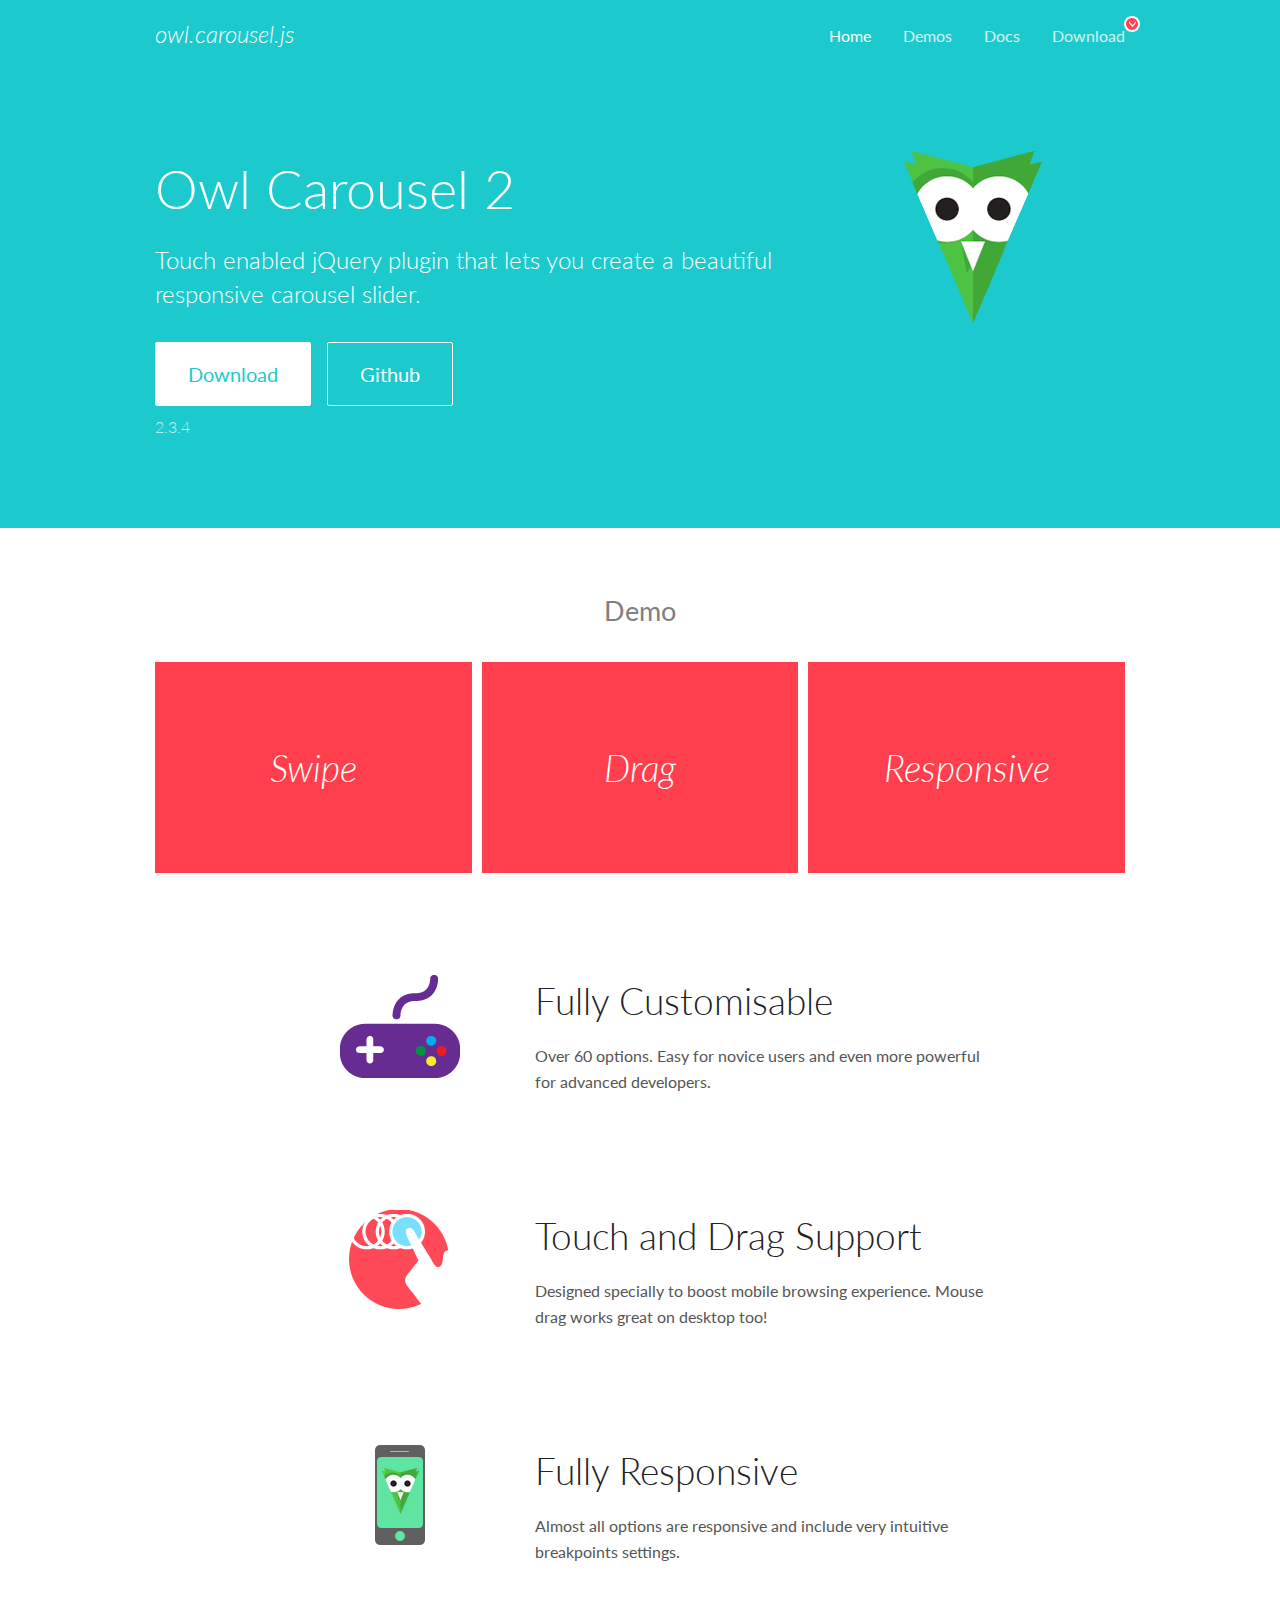
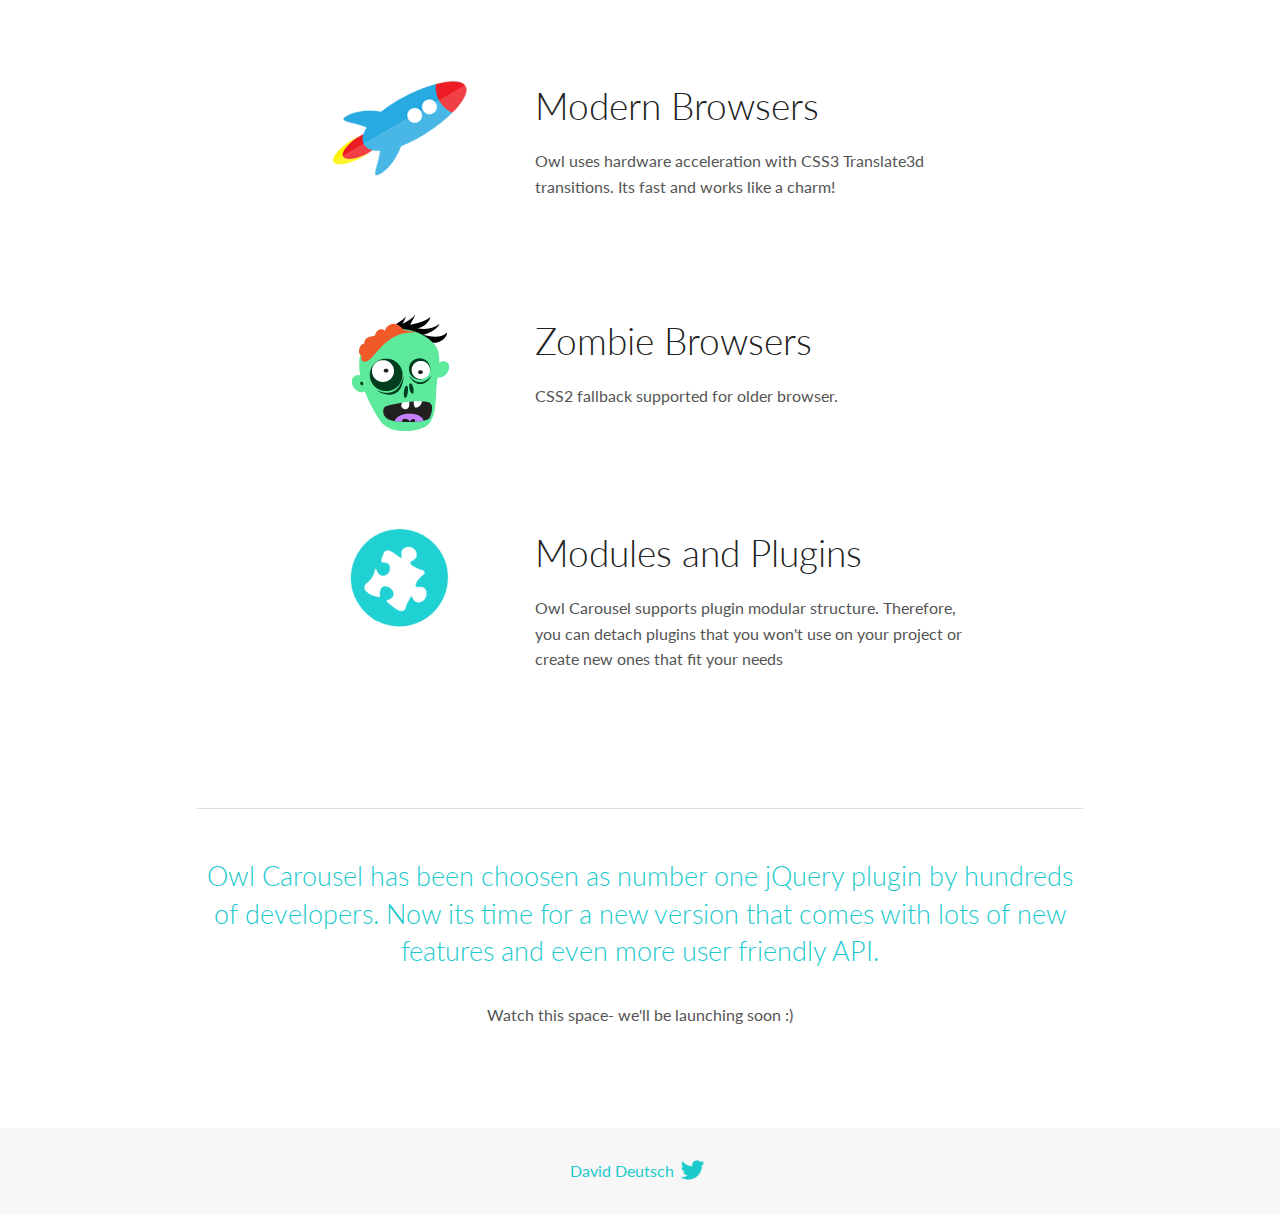
<file: owl/OwlCarousel2-2.3.4/docs/index.html>
<!DOCTYPE html>
<html lang="en">
  <head>

    <!-- head -->
    <meta charset="utf-8">
    <meta name="msapplication-tap-highlight" content="no" />
    <meta name="viewport" content="width=device-width, initial-scale=1.0" />
    <meta name="description" content="Touch enabled jQuery plugin that lets you create beautiful responsive carousel slider.">
    <meta name="author" content="David Deutsch">
    <title>
      Home | Owl Carousel | 2.3.4
    </title>

    <!-- Stylesheets -->
    <link href='https://fonts.googleapis.com/css?family=Lato:300,400,700,400italic,300italic' rel='stylesheet' type='text/css'>
    <link rel="stylesheet" href="assets/css/docs.theme.min.css">

    <!-- Owl Stylesheets -->
    <link rel="stylesheet" href="assets/owlcarousel/assets/owl.carousel.min.css">
    <link rel="stylesheet" href="assets/owlcarousel/assets/owl.theme.default.min.css">

    <!-- HTML5 shim and Respond.js IE8 support of HTML5 elements and media queries -->

    <!--[if lt IE 9]>
      <script src="https://oss.maxcdn.com/libs/html5shiv/3.7.0/html5shiv.js"></script>
      <script src="https://oss.maxcdn.com/libs/respond.js/1.3.0/respond.min.js"></script>
    <![endif]-->

    <!-- Favicons -->
    <link rel="apple-touch-icon-precomposed" sizes="144x144" href="assets/ico/apple-touch-icon-144-precomposed.png">
    <link rel="shortcut icon" href="assets/ico/favicon.png">
    <link rel="shortcut icon" href="favicon.ico">

    <!-- Yeah i know js should not be in header. Its required for demos.-->

    <!-- javascript -->
    <script src="assets/vendors/jquery.min.js"></script>
    <script src="assets/owlcarousel/owl.carousel.js"></script>
  </head>
  <body>

    <!-- header -->
    <header class="header">
      <div class="row">
        <div class="large-12 columns">
          <div class="brand left">
            <h3>
              <a href="/OwlCarousel2/">owl.carousel.js</a> 
            </h3>
          </div>
          <a id="toggle-nav" class="right">
            <span></span> <span></span> <span></span> 
          </a> 
          <div class="nav-bar">
            <ul class="clearfix">
              <li class="active">
                <a href="/OwlCarousel2/index.html">Home</a> 
              </li>
              <li> <a href="/OwlCarousel2/demos/demos.html">Demos</a>  </li>
              <li> <a href="/OwlCarousel2/docs/started-welcome.html">Docs</a>  </li>
              <li>
                <a href="https://github.com/OwlCarousel2/OwlCarousel2/archive/2.3.4.zip">Download</a> 
                <span class="download"></span> 
              </li>
            </ul>
          </div>
        </div>
      </div>
    </header>

    <!-- home panel -->
    <section id="hero">
      <div class="row">
        <div class="large-8 medium-8 columns">
          <h1>Owl Carousel 2</h1>
          <h4>Touch enabled jQuery plugin that lets you create a beautiful responsive carousel slider.</h4>
          <a href="https://github.com/OwlCarousel2/OwlCarousel2/archive/2.3.4.zip" class="hero-button">Download</a> 
          <a href="https://github.com/OwlCarousel2/OwlCarousel2" class="hero-button outline">Github</a> 
          <p>2.3.4</p>
        </div>
        <div class="large-4 medium-4 columns">
          <img class="owl-logo" src="assets/img/owl-logo.png" alt="mr. Owl">
        </div>
      </div>
    </section>

    <!-- body -->
    <div class="home-demo">
      <div class="row">
        <div class="large-12 columns">
          <h3>Demo</h3>
          <div class="owl-carousel">
            <div class="item">
              <h2>Swipe</h2>
            </div>
            <div class="item">
              <h2>Drag</h2>
            </div>
            <div class="item">
              <h2>Responsive</h2>
            </div>
            <div class="item">
              <h2>CSS3</h2>
            </div>
            <div class="item">
              <h2>Fast</h2>
            </div>
            <div class="item">
              <h2>Easy</h2>
            </div>
            <div class="item">
              <h2>Free</h2>
            </div>
            <div class="item">
              <h2>Upgradable</h2>
            </div>
            <div class="item">
              <h2>Tons of options</h2>
            </div>
            <div class="item">
              <h2>Infinity</h2>
            </div>
            <div class="item">
              <h2>Auto Width</h2>
            </div>
          </div>
        </div>
      </div>
    </div>
    <script>
      var owl = $('.owl-carousel');
      owl.owlCarousel({
        margin: 10,
        loop: true,
        responsive: {
          0: {
            items: 1
          },
          600: {
            items: 2
          },
          1000: {
            items: 3
          }
        }
      })
    </script>

    <!-- features -->
    <div id="features">
      <div class="row">
        <div class="small-12 medium-9 small-centered columns">
          <section class="row feature">
            <div class="medium-4 small-12 columns">
              <img src="assets/img/feature-options.png" alt="">
            </div>
            <div class="medium-8 small-12 columns">
              <h2>Fully Customisable</h2>
              <p>Over 60 options. Easy for novice users and even more powerful for advanced developers.</p>
            </div>
          </section>
          <section class="row feature">
            <div class="medium-4 small-12 columns">
              <img src="assets/img/feature-drag.png" alt="">
            </div>
            <div class="medium-8 small-12 columns">
              <h2>Touch and Drag Support</h2>
              <p>Designed specially to boost mobile browsing experience. Mouse drag works great on desktop too!</p>
            </div>
          </section>
          <section class="row feature">
            <div class="medium-4 small-12 columns">
              <img src="assets/img/feature-responsive.png" alt="">
            </div>
            <div class="medium-8 small-12 columns">
              <h2>Fully Responsive</h2>
              <p>Almost all options are responsive and include very intuitive breakpoints settings.</p>
            </div>
          </section>
          <section class="row feature">
            <div class="medium-4 small-12 columns">
              <img src="assets/img/feature-modern.png" alt="">
            </div>
            <div class="medium-8 small-12 columns">
              <h2>Modern Browsers</h2>
              <p>Owl uses hardware acceleration with CSS3 Translate3d transitions. Its fast and works like a charm! </p>
            </div>
          </section>
          <section class="row feature">
            <div class="medium-4 small-12 columns">
              <img src="assets/img/feature-zombie.png" alt="">
            </div>
            <div class="medium-8 small-12 columns">
              <h2>Zombie Browsers</h2>
              <p>CSS2 fallback supported for older browser.</p>
            </div>
          </section>
          <section class="row feature">
            <div class="medium-4 small-12 columns">
              <img src="assets/img/feature-module.png" alt="">
            </div>
            <div class="medium-8 small-12 columns">
              <h2>Modules and Plugins</h2>
              <p>Owl Carousel supports plugin modular structure. Therefore, you can detach plugins that you won&#x27;t use on your project or create new ones that fit your needs</p>
            </div>
          </section>
        </div>
      </div>
    </div>

    <!-- footer -->
    <section id="teaser-text">
      <div class="row">
        <div class="small-12 medium-11 small-centered columns">
          <hr>
          <h3 id="owl-carousel-has-been-choosen-as-number-one-jquery-plugin-by-hundreds-of-developers-now-its-time-for-a-new-version-that-comes-with-lots-of-new-features-and-even-more-user-friendly-api-">Owl Carousel has been choosen as number one jQuery plugin by hundreds of developers. Now its time for a new version that comes with lots of new features and even more user friendly API.</h3>
          <p>Watch this space- we&#39;ll be launching soon :)</p>
        </div>
      </div>
    </section>

    <!-- footer -->
    <footer class="footer">
      <div class="row">
        <div class="large-12 columns">
          <h5>
            <a href="/OwlCarousel2/docs/support-contact.html">David Deutsch</a> 
            <a id="custom-tweet-button" href="https://twitter.com/share?url=https://github.com/OwlCarousel2/OwlCarousel2&text=Owl Carousel - This is so awesome! " target="_blank"></a> 
          </h5>
        </div>
      </div>
    </footer>

    <!-- vendors -->
    <script src="assets/vendors/highlight.js"></script>
    <script src="assets/js/app.js"></script>
  </body>
</html>
</file>
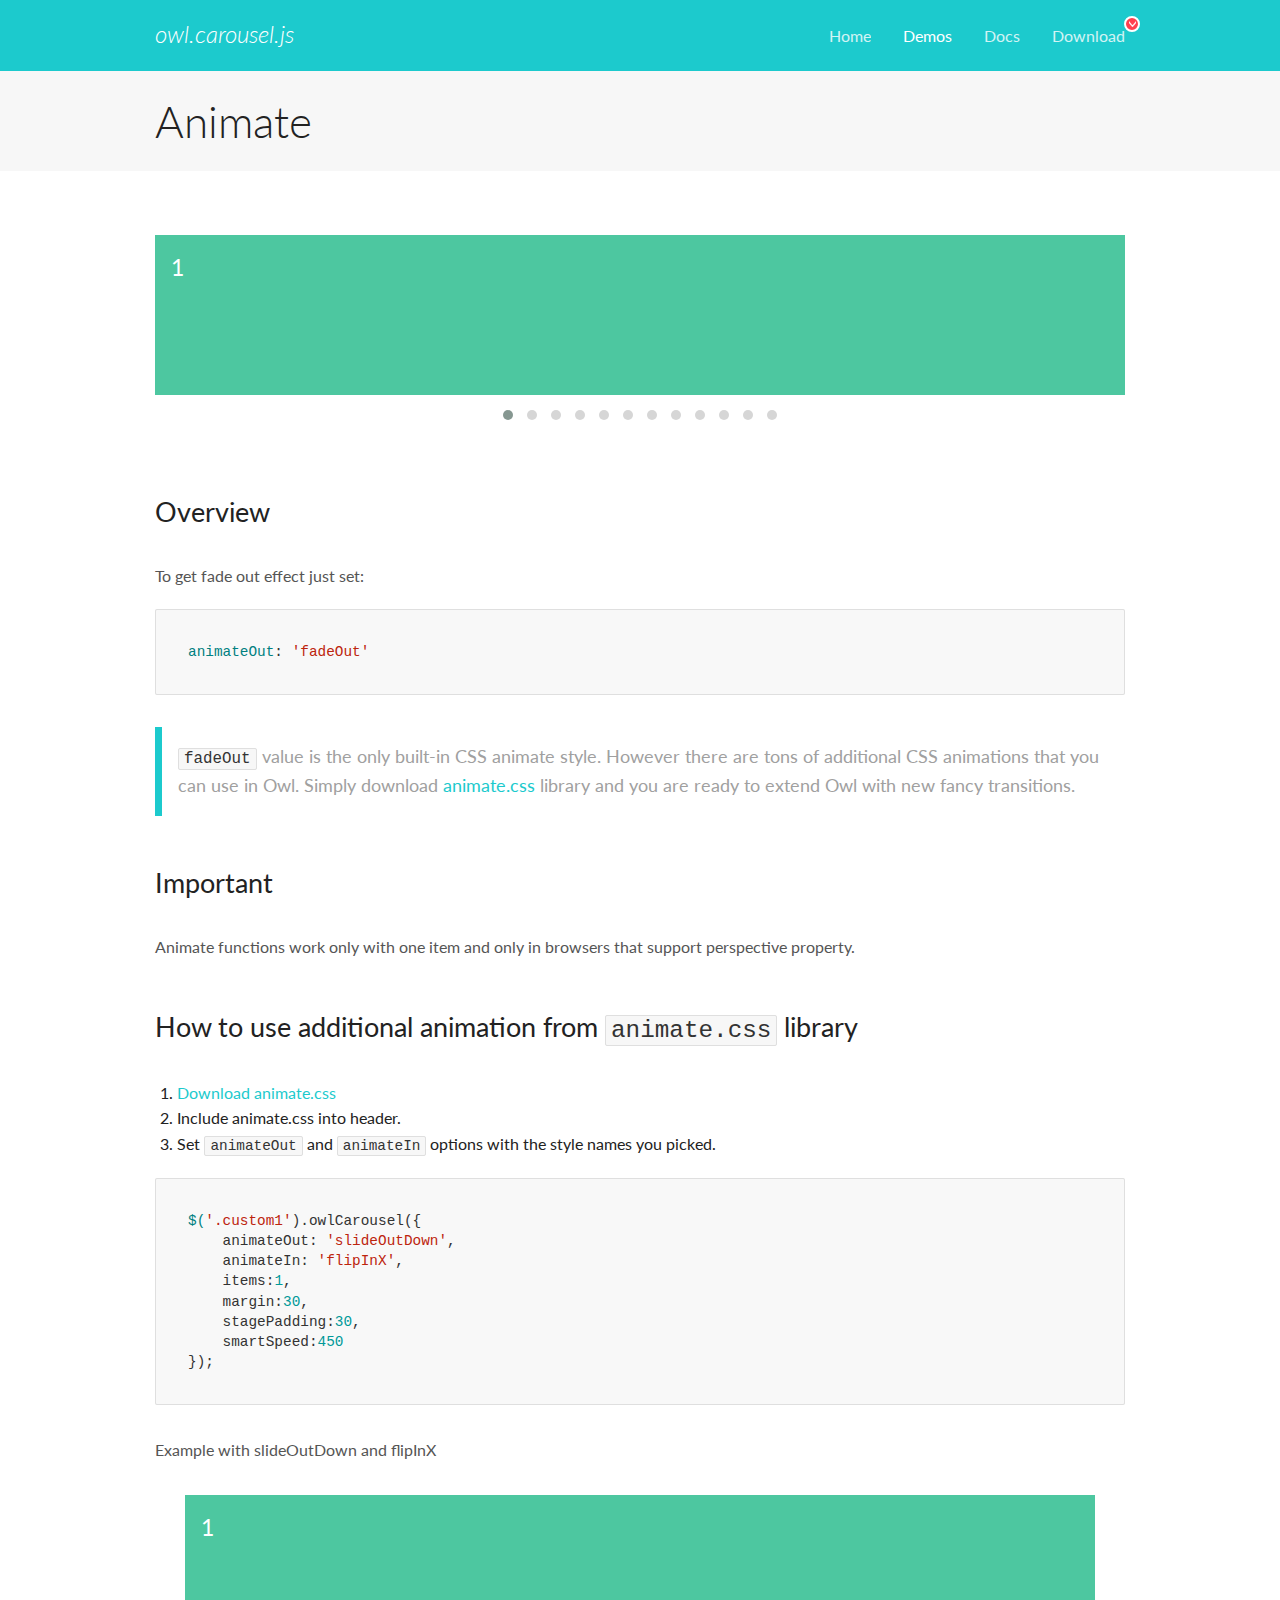
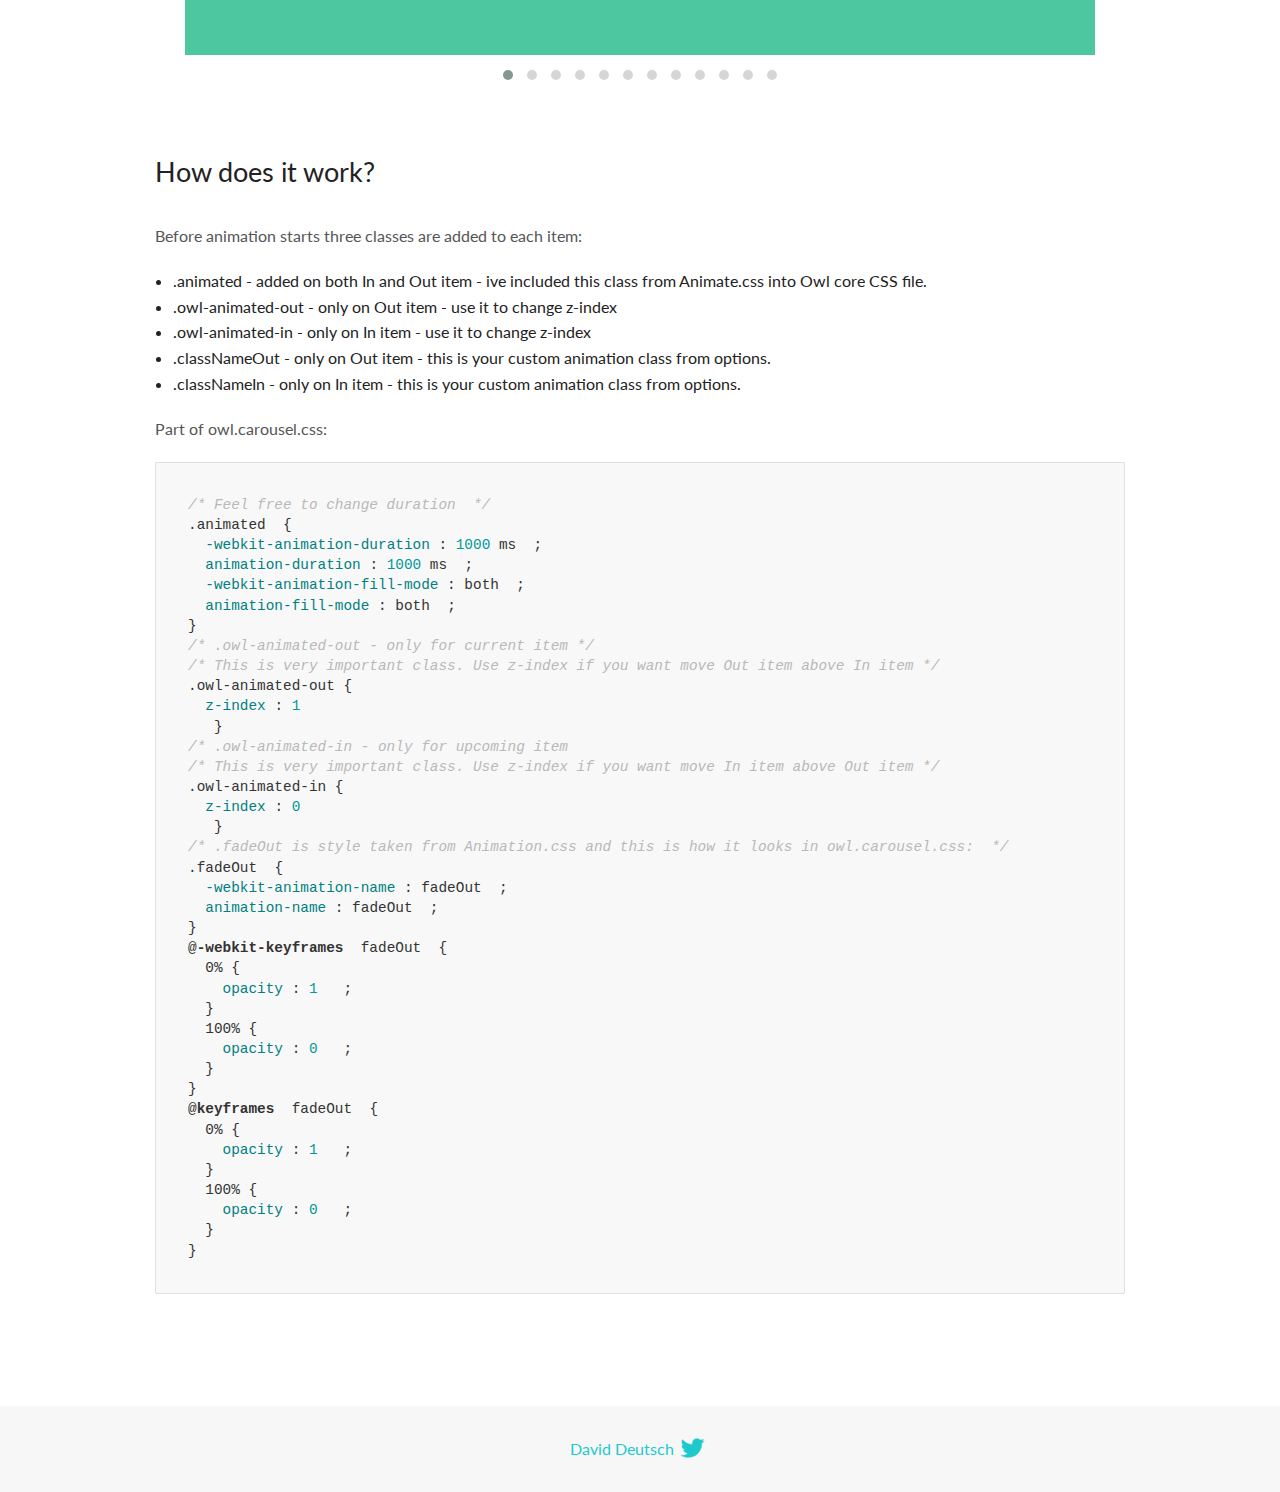
<file: owl/OwlCarousel2-2.3.4/docs/demos/animate.html>
<!DOCTYPE html>
<html lang="en">
  <head>

    <!-- head -->
    <meta charset="utf-8">
    <meta name="msapplication-tap-highlight" content="no" />
    <meta name="viewport" content="width=device-width, initial-scale=1.0" />
    <meta name="description" content="Animate carousel">
    <meta name="author" content="David Deutsch">
    <title>
      Animate Demo | Owl Carousel | 2.3.4
    </title>

    <!-- Stylesheets -->
    <link href='https://fonts.googleapis.com/css?family=Lato:300,400,700,400italic,300italic' rel='stylesheet' type='text/css'>
    <link rel="stylesheet" href="../assets/css/docs.theme.min.css">

    <!-- Owl Stylesheets -->
    <link rel="stylesheet" href="../assets/owlcarousel/assets/owl.carousel.min.css">
    <link rel="stylesheet" href="../assets/owlcarousel/assets/owl.theme.default.min.css">

    <!-- HTML5 shim and Respond.js IE8 support of HTML5 elements and media queries -->

    <!--[if lt IE 9]>
      <script src="https://oss.maxcdn.com/libs/html5shiv/3.7.0/html5shiv.js"></script>
      <script src="https://oss.maxcdn.com/libs/respond.js/1.3.0/respond.min.js"></script>
    <![endif]-->

    <!-- Favicons -->
    <link rel="apple-touch-icon-precomposed" sizes="144x144" href="../assets/ico/apple-touch-icon-144-precomposed.png">
    <link rel="shortcut icon" href="../assets/ico/favicon.png">
    <link rel="shortcut icon" href="favicon.ico">

    <!-- Yeah i know js should not be in header. Its required for demos.-->

    <!-- javascript -->
    <script src="../assets/vendors/jquery.min.js"></script>
    <script src="../assets/owlcarousel/owl.carousel.js"></script>
  </head>
  <body>

    <!-- header -->
    <header class="header">
      <div class="row">
        <div class="large-12 columns">
          <div class="brand left">
            <h3>
              <a href="/OwlCarousel2/">owl.carousel.js</a> 
            </h3>
          </div>
          <a id="toggle-nav" class="right">
            <span></span> <span></span> <span></span> 
          </a> 
          <div class="nav-bar">
            <ul class="clearfix">
              <li> <a href="/OwlCarousel2/index.html">Home</a>  </li>
              <li class="active">
                <a href="/OwlCarousel2/demos/demos.html">Demos</a> 
              </li>
              <li> <a href="/OwlCarousel2/docs/started-welcome.html">Docs</a>  </li>
              <li>
                <a href="https://github.com/OwlCarousel2/OwlCarousel2/archive/2.3.4.zip">Download</a> 
                <span class="download"></span> 
              </li>
            </ul>
          </div>
        </div>
      </div>
    </header>

    <!-- title -->
    <section class="title">
      <div class="row">
        <div class="large-12 columns">
          <h1>Animate</h1>
        </div>
      </div>
    </section>

    <!--  Demos -->
    <section id="demos">
      <div class="row">
        <div class="large-12 columns">
          <div class="fadeOut owl-carousel owl-theme">
            <div class="item">
              <h4>1</h4>
            </div>
            <div class="item">
              <h4>2</h4>
            </div>
            <div class="item">
              <h4>3</h4>
            </div>
            <div class="item">
              <h4>4</h4>
            </div>
            <div class="item">
              <h4>5</h4>
            </div>
            <div class="item">
              <h4>6</h4>
            </div>
            <div class="item">
              <h4>7</h4>
            </div>
            <div class="item">
              <h4>8</h4>
            </div>
            <div class="item">
              <h4>9</h4>
            </div>
            <div class="item">
              <h4>10</h4>
            </div>
            <div class="item">
              <h4>11</h4>
            </div>
            <div class="item">
              <h4>12</h4>
            </div>
          </div>
          <h3 id="overview">Overview</h3>
          <p>To get fade out effect just set:</p>
          <pre><code>animateOut: &#39;fadeOut&#39;</code></pre>
          <blockquote>
            <p><code>fadeOut</code> value is the only built-in CSS animate style. However there are tons of additional CSS animations that you can use in Owl. Simply download
              <a href="https://daneden.github.io/animate.css/">animate.css</a>  library and you are ready to extend Owl with new fancy transitions.</p>
          </blockquote>
          <h3 id="important">Important</h3>
          <p>Animate functions work only with one item and only in browsers that support perspective property.</p>
          <h3 id="how-to-use-additional-animation-from-animate-css-library">How to use additional animation from <code>animate.css</code> library</h3>
          <ol>
            <li> <a href="https://daneden.github.io/animate.css/">Download animate.css</a>  </li>
            <li>Include animate.css into header.</li>
            <li>Set <code>animateOut</code> and <code>animateIn</code> options with the style names you picked.</li>
          </ol>
          <pre><code>$(&#39;.custom1&#39;).owlCarousel({
    animateOut: &#39;slideOutDown&#39;,
    animateIn: &#39;flipInX&#39;,
    items:1,
    margin:30,
    stagePadding:30,
    smartSpeed:450
});</code></pre>
          <p>Example with slideOutDown and flipInX</p>
          <div class="custom1 owl-carousel owl-theme">
            <div class="item">
              <h4>1</h4>
            </div>
            <div class="item">
              <h4>2</h4>
            </div>
            <div class="item">
              <h4>3</h4>
            </div>
            <div class="item">
              <h4>4</h4>
            </div>
            <div class="item">
              <h4>5</h4>
            </div>
            <div class="item">
              <h4>6</h4>
            </div>
            <div class="item">
              <h4>7</h4>
            </div>
            <div class="item">
              <h4>8</h4>
            </div>
            <div class="item">
              <h4>9</h4>
            </div>
            <div class="item">
              <h4>10</h4>
            </div>
            <div class="item">
              <h4>11</h4>
            </div>
            <div class="item">
              <h4>12</h4>
            </div>
          </div>
          <h3 id="how-does-it-work-">How does it work?</h3>
          <p>Before animation starts three classes are added to each item:</p>
          <ul>
            <li>.animated - added on both In and Out item - ive included this class from Animate.css into Owl core CSS file.</li>
            <li>.owl-animated-out - only on Out item - use it to change z-index</li>
            <li>.owl-animated-in - only on In item - use it to change z-index</li>
            <li>.classNameOut - only on Out item - this is your custom animation class from options.</li>
            <li>.classNameIn - only on In item - this is your custom animation class from options.</li>
          </ul>
          <p>Part of owl.carousel.css:</p>
          <pre><code class="language-css"><span class="comment">/* Feel free to change duration  */</span> 
<span class="class">.animated</span>  <span class="rules">{
  <span class="rule"><span class="attribute">-webkit-animation-duration</span> :<span class="value"> <span class="number">1000</span> ms</span> </span> ;
  <span class="rule"><span class="attribute">animation-duration</span> :<span class="value"> <span class="number">1000</span> ms</span> </span> ;
  <span class="rule"><span class="attribute">-webkit-animation-fill-mode</span> :<span class="value"> both</span> </span> ;
  <span class="rule"><span class="attribute">animation-fill-mode</span> :<span class="value"> both</span> </span> ;
<span class="rule">}</span> </span> 
<span class="comment">/* .owl-animated-out - only for current item */</span> 
<span class="comment">/* This is very important class. Use z-index if you want move Out item above In item */</span> 
<span class="class">.owl-animated-out</span> <span class="rules">{
  <span class="rule"><span class="attribute">z-index</span> :<span class="value"> <span class="number">1</span> 
</span> </span> </span> }
<span class="comment">/* .owl-animated-in - only for upcoming item
/* This is very important class. Use z-index if you want move In item above Out item */</span> 
<span class="class">.owl-animated-in</span> <span class="rules">{
  <span class="rule"><span class="attribute">z-index</span> :<span class="value"> <span class="number">0</span> 
</span> </span> </span> }
<span class="comment">/* .fadeOut is style taken from Animation.css and this is how it looks in owl.carousel.css:  */</span> 
<span class="class">.fadeOut</span>  <span class="rules">{
  <span class="rule"><span class="attribute">-webkit-animation-name</span> :<span class="value"> fadeOut</span> </span> ;
  <span class="rule"><span class="attribute">animation-name</span> :<span class="value"> fadeOut</span> </span> ;
<span class="rule">}</span> </span> 
<span class="at_rule">@<span class="keyword">-webkit-keyframes</span>  fadeOut </span> {
  0% <span class="rules">{
    <span class="rule"><span class="attribute">opacity</span> :<span class="value"> <span class="number">1</span> </span> </span> ;
  <span class="rule">}</span> </span> 
  100% <span class="rules">{
    <span class="rule"><span class="attribute">opacity</span> :<span class="value"> <span class="number">0</span> </span> </span> ;
  <span class="rule">}</span> </span> 
}
<span class="at_rule">@<span class="keyword">keyframes</span>  fadeOut </span> {
  0% <span class="rules">{
    <span class="rule"><span class="attribute">opacity</span> :<span class="value"> <span class="number">1</span> </span> </span> ;
  <span class="rule">}</span> </span> 
  100% <span class="rules">{
    <span class="rule"><span class="attribute">opacity</span> :<span class="value"> <span class="number">0</span> </span> </span> ;
  <span class="rule">}</span> </span> 
}</code></pre>
          <link rel="stylesheet" href="../assets/css/animate.css">
          <script>
            jQuery(document).ready(function($) {
              $('.fadeOut').owlCarousel({
                items: 1,
                animateOut: 'fadeOut',
                loop: true,
                margin: 10,
              });
              $('.custom1').owlCarousel({
                animateOut: 'slideOutDown',
                animateIn: 'flipInX',
                items: 1,
                margin: 30,
                stagePadding: 30,
                smartSpeed: 450
              });
            });
          </script>
        </div>
      </div>
    </section>

    <!-- footer -->
    <footer class="footer">
      <div class="row">
        <div class="large-12 columns">
          <h5>
            <a href="/OwlCarousel2/docs/support-contact.html">David Deutsch</a> 
            <a id="custom-tweet-button" href="https://twitter.com/share?url=https://github.com/OwlCarousel2/OwlCarousel2&text=Owl Carousel - This is so awesome! " target="_blank"></a> 
          </h5>
        </div>
      </div>
    </footer>

    <!-- vendors -->
    <script src="../assets/vendors/highlight.js"></script>
    <script src="../assets/js/app.js"></script>
  </body>
</html>
</file>
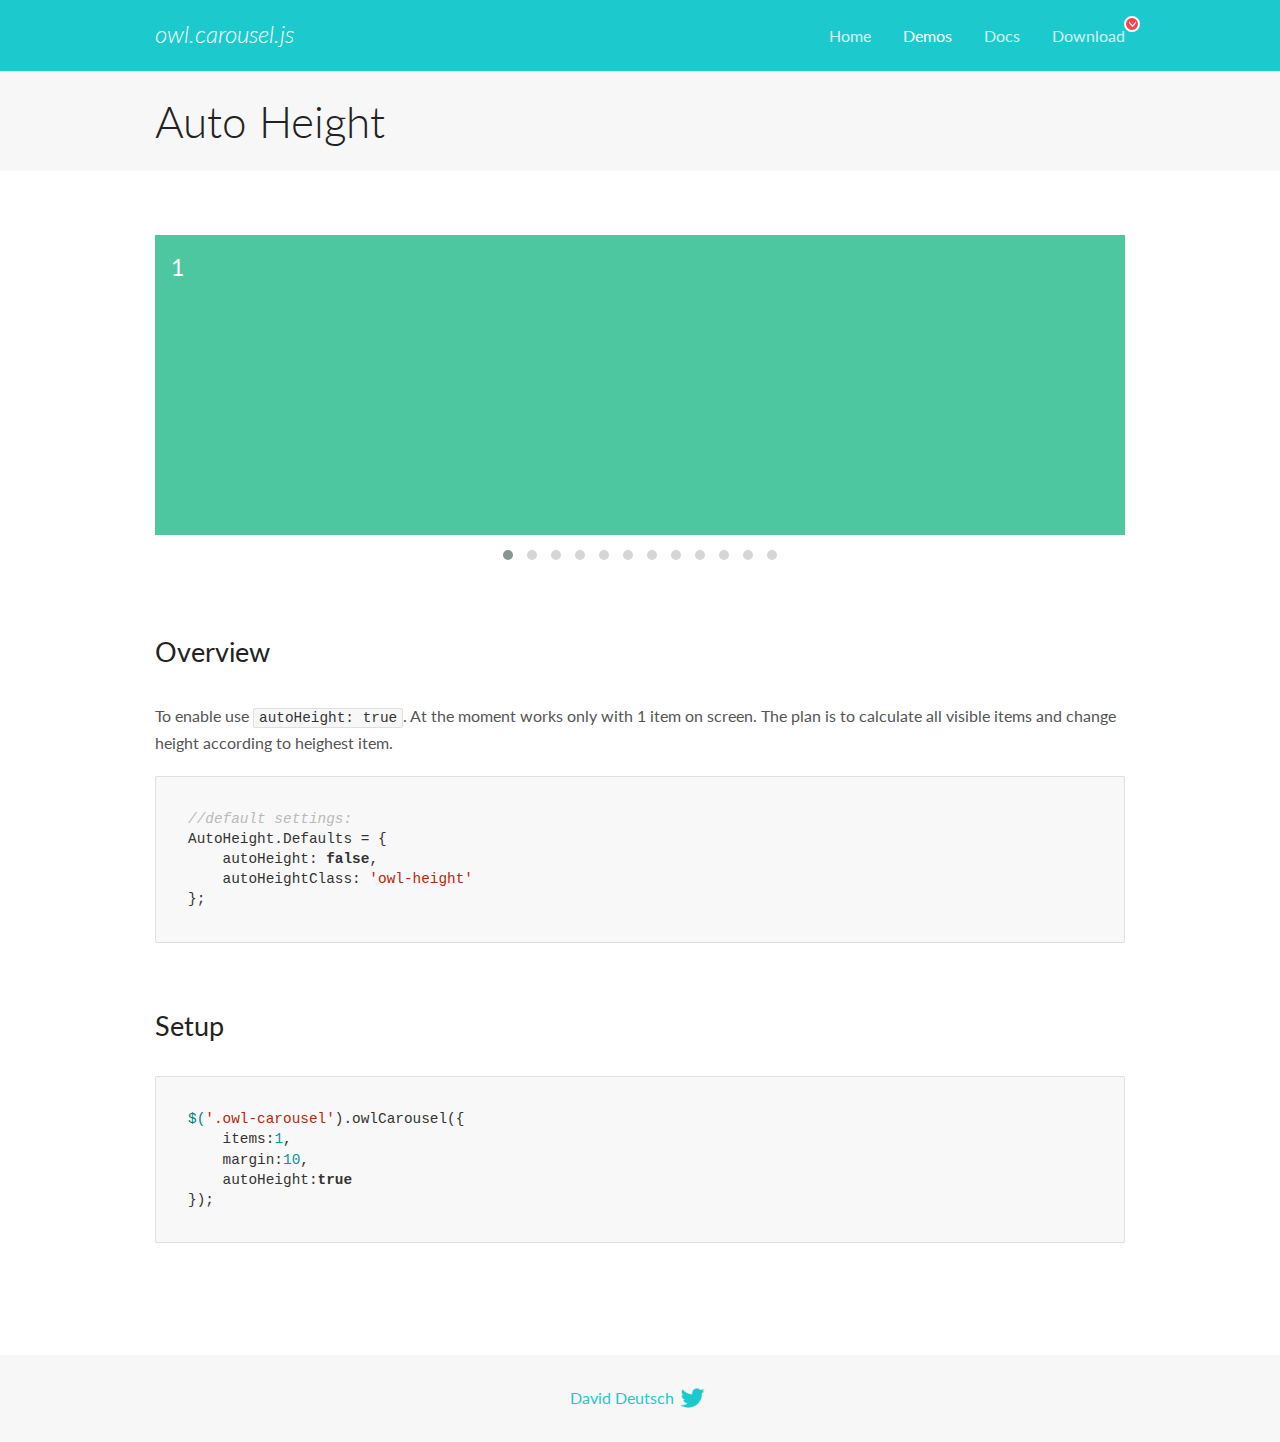
<file: owl/OwlCarousel2-2.3.4/docs/demos/autoheight.html>
<!DOCTYPE html>
<html lang="en">
  <head>

    <!-- head -->
    <meta charset="utf-8">
    <meta name="msapplication-tap-highlight" content="no" />
    <meta name="viewport" content="width=device-width, initial-scale=1.0" />
    <meta name="description" content="autoHeight usage demo">
    <meta name="author" content="David Deutsch">
    <title>
      Auto Height Demo | Owl Carousel | 2.3.4
    </title>

    <!-- Stylesheets -->
    <link href='https://fonts.googleapis.com/css?family=Lato:300,400,700,400italic,300italic' rel='stylesheet' type='text/css'>
    <link rel="stylesheet" href="../assets/css/docs.theme.min.css">

    <!-- Owl Stylesheets -->
    <link rel="stylesheet" href="../assets/owlcarousel/assets/owl.carousel.min.css">
    <link rel="stylesheet" href="../assets/owlcarousel/assets/owl.theme.default.min.css">

    <!-- HTML5 shim and Respond.js IE8 support of HTML5 elements and media queries -->

    <!--[if lt IE 9]>
      <script src="https://oss.maxcdn.com/libs/html5shiv/3.7.0/html5shiv.js"></script>
      <script src="https://oss.maxcdn.com/libs/respond.js/1.3.0/respond.min.js"></script>
    <![endif]-->

    <!-- Favicons -->
    <link rel="apple-touch-icon-precomposed" sizes="144x144" href="../assets/ico/apple-touch-icon-144-precomposed.png">
    <link rel="shortcut icon" href="../assets/ico/favicon.png">
    <link rel="shortcut icon" href="favicon.ico">

    <!-- Yeah i know js should not be in header. Its required for demos.-->

    <!-- javascript -->
    <script src="../assets/vendors/jquery.min.js"></script>
    <script src="../assets/owlcarousel/owl.carousel.js"></script>
  </head>
  <body>

    <!-- header -->
    <header class="header">
      <div class="row">
        <div class="large-12 columns">
          <div class="brand left">
            <h3>
              <a href="/OwlCarousel2/">owl.carousel.js</a> 
            </h3>
          </div>
          <a id="toggle-nav" class="right">
            <span></span> <span></span> <span></span> 
          </a> 
          <div class="nav-bar">
            <ul class="clearfix">
              <li> <a href="/OwlCarousel2/index.html">Home</a>  </li>
              <li class="active">
                <a href="/OwlCarousel2/demos/demos.html">Demos</a> 
              </li>
              <li> <a href="/OwlCarousel2/docs/started-welcome.html">Docs</a>  </li>
              <li>
                <a href="https://github.com/OwlCarousel2/OwlCarousel2/archive/2.3.4.zip">Download</a> 
                <span class="download"></span> 
              </li>
            </ul>
          </div>
        </div>
      </div>
    </header>

    <!-- title -->
    <section class="title">
      <div class="row">
        <div class="large-12 columns">
          <h1>Auto Height</h1>
        </div>
      </div>
    </section>

    <!--  Demos -->
    <section id="demos">
      <div class="row">
        <div class="large-12 columns">
          <div class="owl-carousel owl-theme">
            <div class="item" style="height:300px">
              <h4>1</h4>
            </div>
            <div class="item" style="height:100px">
              <h4>2</h4>
            </div>
            <div class="item" style="height:500px">
              <h4>3</h4>
            </div>
            <div class="item" style="height:250px">
              <h4>4</h4>
            </div>
            <div class="item" style="height:400px">
              <h4>5</h4>
            </div>
            <div class="item" style="height:500px">
              <h4>6</h4>
            </div>
            <div class="item" style="height:600px">
              <h4>7</h4>
            </div>
            <div class="item" style="height:400px">
              <h4>8</h4>
            </div>
            <div class="item" style="height:300px">
              <h4>9</h4>
            </div>
            <div class="item" style="height:350px">
              <h4>10</h4>
            </div>
            <div class="item" style="height:200px">
              <h4>11</h4>
            </div>
            <div class="item" style="height:150px">
              <h4>12</h4>
            </div>
          </div>
          <h3 id="overview">Overview</h3>
          <p>To enable use <code>autoHeight: true</code>. At the moment works only with 1 item on screen. The plan is to calculate all visible items and change height according to heighest item.</p>
          <pre><code>//default settings:
AutoHeight.Defaults = {
    autoHeight: false,
    autoHeightClass: &#39;owl-height&#39;
};</code></pre>
          <h3 id="setup">Setup</h3>
          <pre><code>$(&#39;.owl-carousel&#39;).owlCarousel({
    items:1,
    margin:10,
    autoHeight:true
});</code></pre>
          <script>
            $(document).ready(function() {
              $('.owl-carousel').owlCarousel({
                items: 1,
                margin: 10,
                autoHeight: true
              });
            })
          </script>
        </div>
      </div>
    </section>

    <!-- footer -->
    <footer class="footer">
      <div class="row">
        <div class="large-12 columns">
          <h5>
            <a href="/OwlCarousel2/docs/support-contact.html">David Deutsch</a> 
            <a id="custom-tweet-button" href="https://twitter.com/share?url=https://github.com/OwlCarousel2/OwlCarousel2&text=Owl Carousel - This is so awesome! " target="_blank"></a> 
          </h5>
        </div>
      </div>
    </footer>

    <!-- vendors -->
    <script src="../assets/vendors/highlight.js"></script>
    <script src="../assets/js/app.js"></script>
  </body>
</html>
</file>
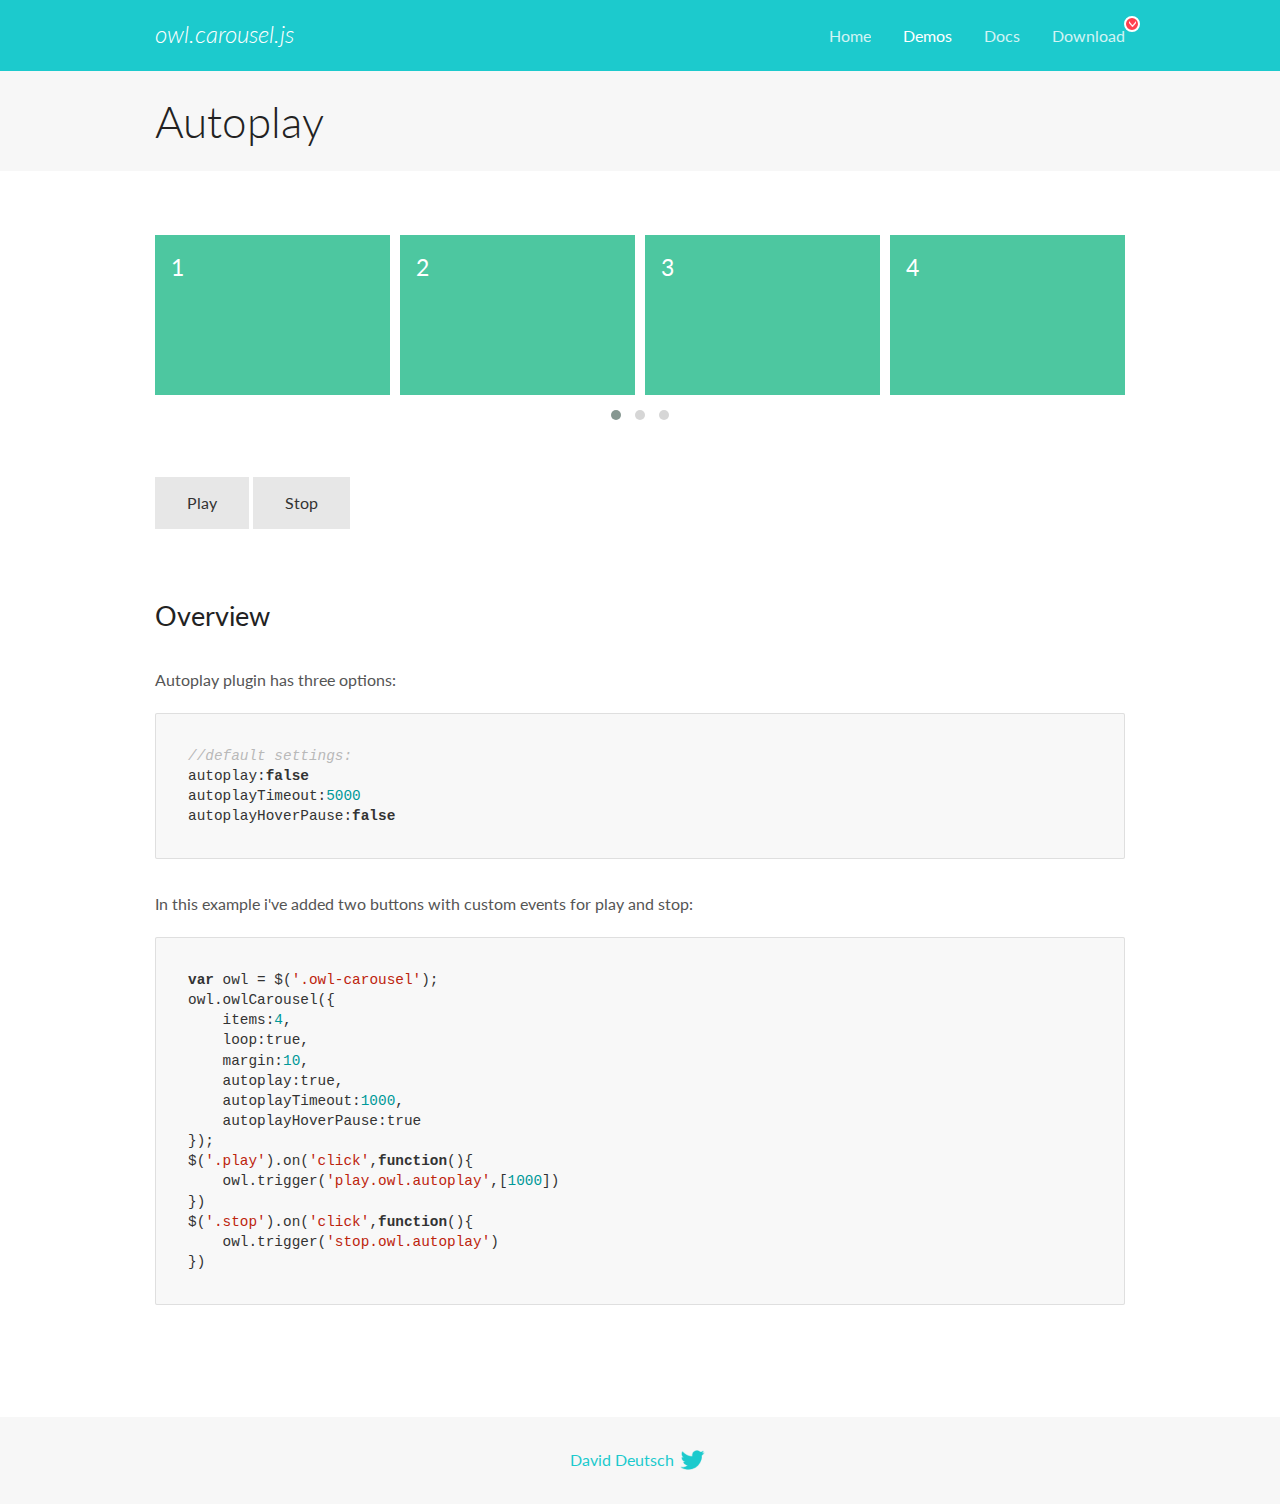
<file: owl/OwlCarousel2-2.3.4/docs/demos/autoplay.html>
<!DOCTYPE html>
<html lang="en">
  <head>

    <!-- head -->
    <meta charset="utf-8">
    <meta name="msapplication-tap-highlight" content="no" />
    <meta name="viewport" content="width=device-width, initial-scale=1.0" />
    <meta name="description" content="Autoplay usage demo">
    <meta name="author" content="David Deutsch">
    <title>
      Autoplay Demo | Owl Carousel | 2.3.4
    </title>

    <!-- Stylesheets -->
    <link href='https://fonts.googleapis.com/css?family=Lato:300,400,700,400italic,300italic' rel='stylesheet' type='text/css'>
    <link rel="stylesheet" href="../assets/css/docs.theme.min.css">

    <!-- Owl Stylesheets -->
    <link rel="stylesheet" href="../assets/owlcarousel/assets/owl.carousel.min.css">
    <link rel="stylesheet" href="../assets/owlcarousel/assets/owl.theme.default.min.css">

    <!-- HTML5 shim and Respond.js IE8 support of HTML5 elements and media queries -->

    <!--[if lt IE 9]>
      <script src="https://oss.maxcdn.com/libs/html5shiv/3.7.0/html5shiv.js"></script>
      <script src="https://oss.maxcdn.com/libs/respond.js/1.3.0/respond.min.js"></script>
    <![endif]-->

    <!-- Favicons -->
    <link rel="apple-touch-icon-precomposed" sizes="144x144" href="../assets/ico/apple-touch-icon-144-precomposed.png">
    <link rel="shortcut icon" href="../assets/ico/favicon.png">
    <link rel="shortcut icon" href="favicon.ico">

    <!-- Yeah i know js should not be in header. Its required for demos.-->

    <!-- javascript -->
    <script src="../assets/vendors/jquery.min.js"></script>
    <script src="../assets/owlcarousel/owl.carousel.js"></script>
  </head>
  <body>

    <!-- header -->
    <header class="header">
      <div class="row">
        <div class="large-12 columns">
          <div class="brand left">
            <h3>
              <a href="/OwlCarousel2/">owl.carousel.js</a> 
            </h3>
          </div>
          <a id="toggle-nav" class="right">
            <span></span> <span></span> <span></span> 
          </a> 
          <div class="nav-bar">
            <ul class="clearfix">
              <li> <a href="/OwlCarousel2/index.html">Home</a>  </li>
              <li class="active">
                <a href="/OwlCarousel2/demos/demos.html">Demos</a> 
              </li>
              <li> <a href="/OwlCarousel2/docs/started-welcome.html">Docs</a>  </li>
              <li>
                <a href="https://github.com/OwlCarousel2/OwlCarousel2/archive/2.3.4.zip">Download</a> 
                <span class="download"></span> 
              </li>
            </ul>
          </div>
        </div>
      </div>
    </header>

    <!-- title -->
    <section class="title">
      <div class="row">
        <div class="large-12 columns">
          <h1>Autoplay</h1>
        </div>
      </div>
    </section>

    <!--  Demos -->
    <section id="demos">
      <div class="row">
        <div class="large-12 columns">
          <div class="owl-carousel owl-theme">
            <div class="item">
              <h4>1</h4>
            </div>
            <div class="item">
              <h4>2</h4>
            </div>
            <div class="item">
              <h4>3</h4>
            </div>
            <div class="item">
              <h4>4</h4>
            </div>
            <div class="item">
              <h4>5</h4>
            </div>
            <div class="item">
              <h4>6</h4>
            </div>
            <div class="item">
              <h4>7</h4>
            </div>
            <div class="item">
              <h4>8</h4>
            </div>
            <div class="item">
              <h4>9</h4>
            </div>
            <div class="item">
              <h4>10</h4>
            </div>
            <div class="item">
              <h4>11</h4>
            </div>
            <div class="item">
              <h4>12</h4>
            </div>
          </div>
          <a class="button secondary play">Play</a> 
          <a class="button secondary stop">Stop</a> 
          <h3 id="overview">Overview</h3>
          <p>Autoplay plugin has three options:</p>
          <pre><code>//default settings:
autoplay:false
autoplayTimeout:5000
autoplayHoverPause:false</code></pre>
          <p>In this example i&#39;ve added two buttons with custom events for play and stop:</p>
          <pre><code>var owl = $(&#39;.owl-carousel&#39;);
owl.owlCarousel({
    items:4,
    loop:true,
    margin:10,
    autoplay:true,
    autoplayTimeout:1000,
    autoplayHoverPause:true
});
$(&#39;.play&#39;).on(&#39;click&#39;,function(){
    owl.trigger(&#39;play.owl.autoplay&#39;,[1000])
})
$(&#39;.stop&#39;).on(&#39;click&#39;,function(){
    owl.trigger(&#39;stop.owl.autoplay&#39;)
})</code></pre>
          <script>
            $(document).ready(function() {
              var owl = $('.owl-carousel');
              owl.owlCarousel({
                items: 4,
                loop: true,
                margin: 10,
                autoplay: true,
                autoplayTimeout: 1000,
                autoplayHoverPause: true
              });
              $('.play').on('click', function() {
                owl.trigger('play.owl.autoplay', [1000])
              })
              $('.stop').on('click', function() {
                owl.trigger('stop.owl.autoplay')
              })
            })
          </script>
        </div>
      </div>
    </section>

    <!-- footer -->
    <footer class="footer">
      <div class="row">
        <div class="large-12 columns">
          <h5>
            <a href="/OwlCarousel2/docs/support-contact.html">David Deutsch</a> 
            <a id="custom-tweet-button" href="https://twitter.com/share?url=https://github.com/OwlCarousel2/OwlCarousel2&text=Owl Carousel - This is so awesome! " target="_blank"></a> 
          </h5>
        </div>
      </div>
    </footer>

    <!-- vendors -->
    <script src="../assets/vendors/highlight.js"></script>
    <script src="../assets/js/app.js"></script>
  </body>
</html>
</file>
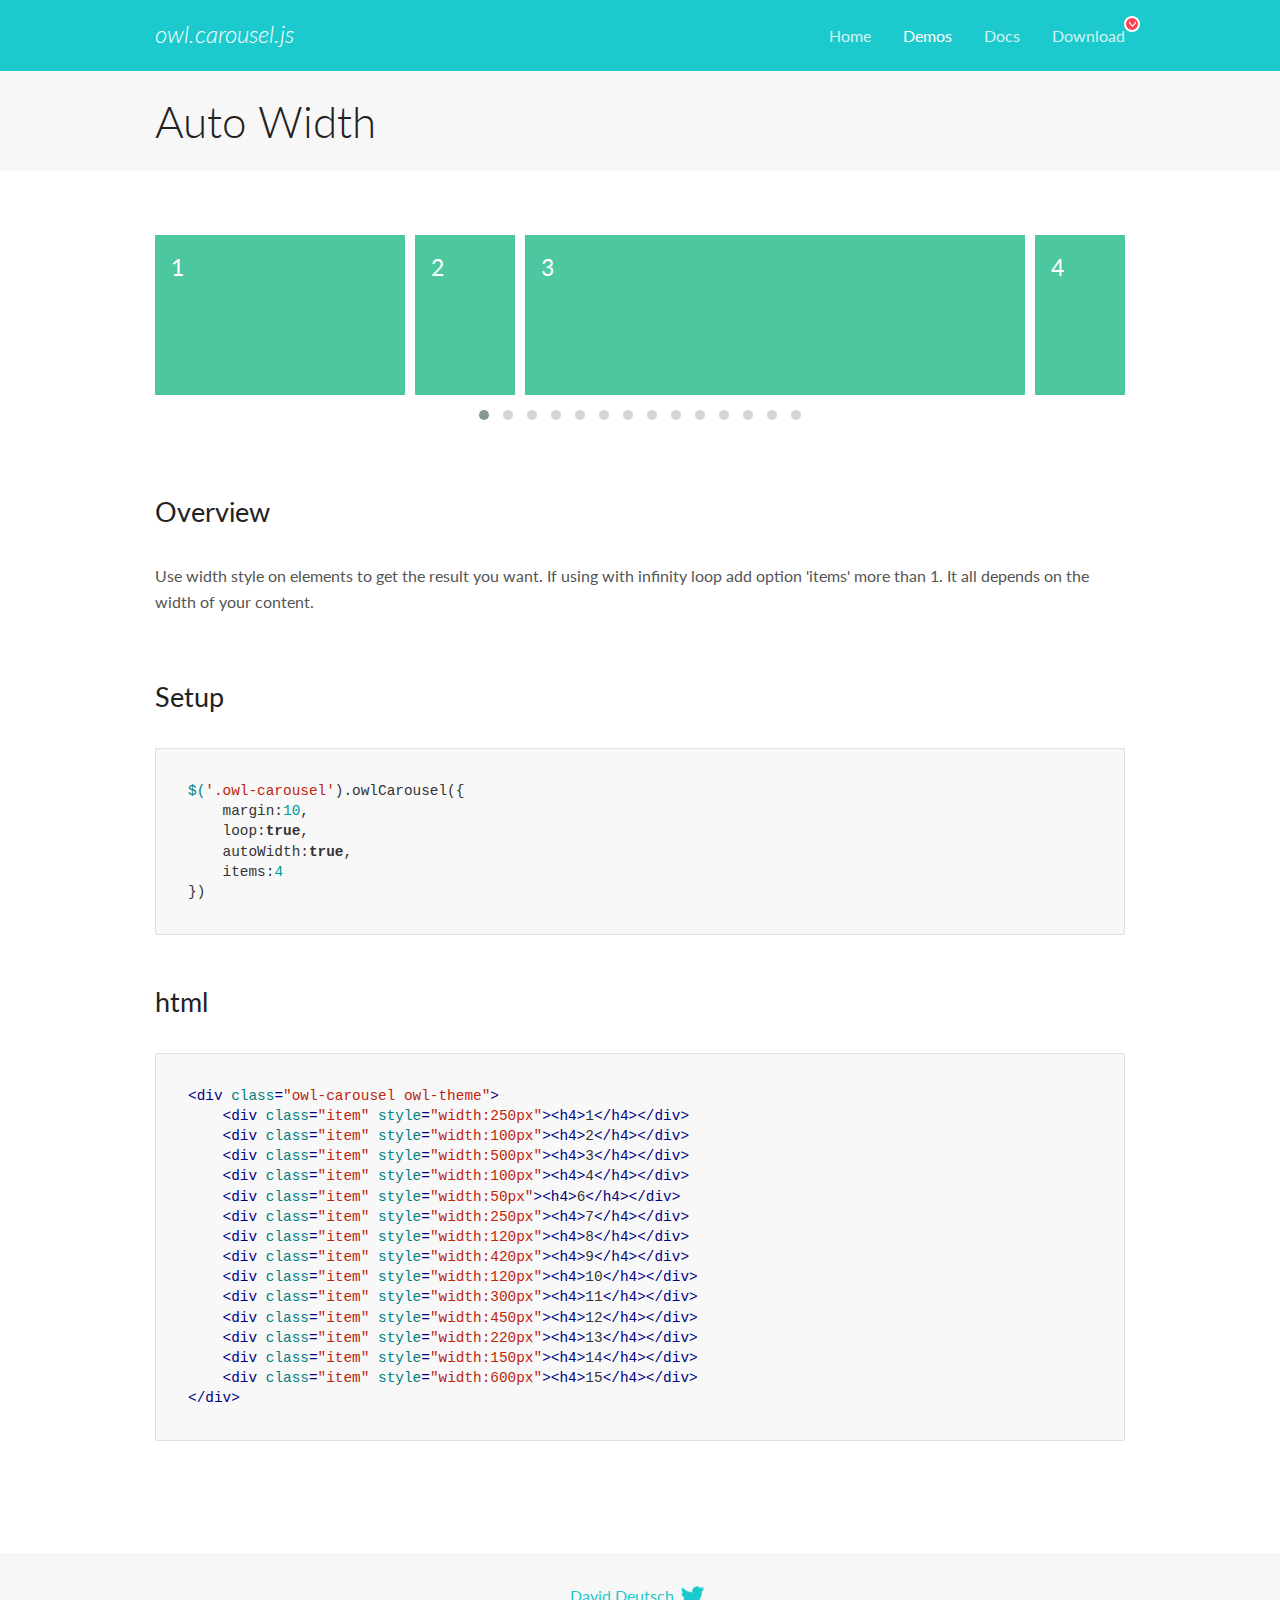
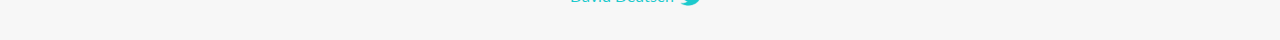
<file: owl/OwlCarousel2-2.3.4/docs/demos/autowidth.html>
<!DOCTYPE html>
<html lang="en">
  <head>

    <!-- head -->
    <meta charset="utf-8">
    <meta name="msapplication-tap-highlight" content="no" />
    <meta name="viewport" content="width=device-width, initial-scale=1.0" />
    <meta name="description" content="Auto Width">
    <meta name="author" content="David Deutsch">
    <title>
      Auto Width Demo | Owl Carousel | 2.3.4
    </title>

    <!-- Stylesheets -->
    <link href='https://fonts.googleapis.com/css?family=Lato:300,400,700,400italic,300italic' rel='stylesheet' type='text/css'>
    <link rel="stylesheet" href="../assets/css/docs.theme.min.css">

    <!-- Owl Stylesheets -->
    <link rel="stylesheet" href="../assets/owlcarousel/assets/owl.carousel.min.css">
    <link rel="stylesheet" href="../assets/owlcarousel/assets/owl.theme.default.min.css">

    <!-- HTML5 shim and Respond.js IE8 support of HTML5 elements and media queries -->

    <!--[if lt IE 9]>
      <script src="https://oss.maxcdn.com/libs/html5shiv/3.7.0/html5shiv.js"></script>
      <script src="https://oss.maxcdn.com/libs/respond.js/1.3.0/respond.min.js"></script>
    <![endif]-->

    <!-- Favicons -->
    <link rel="apple-touch-icon-precomposed" sizes="144x144" href="../assets/ico/apple-touch-icon-144-precomposed.png">
    <link rel="shortcut icon" href="../assets/ico/favicon.png">
    <link rel="shortcut icon" href="favicon.ico">

    <!-- Yeah i know js should not be in header. Its required for demos.-->

    <!-- javascript -->
    <script src="../assets/vendors/jquery.min.js"></script>
    <script src="../assets/owlcarousel/owl.carousel.js"></script>
  </head>
  <body>

    <!-- header -->
    <header class="header">
      <div class="row">
        <div class="large-12 columns">
          <div class="brand left">
            <h3>
              <a href="/OwlCarousel2/">owl.carousel.js</a> 
            </h3>
          </div>
          <a id="toggle-nav" class="right">
            <span></span> <span></span> <span></span> 
          </a> 
          <div class="nav-bar">
            <ul class="clearfix">
              <li> <a href="/OwlCarousel2/index.html">Home</a>  </li>
              <li class="active">
                <a href="/OwlCarousel2/demos/demos.html">Demos</a> 
              </li>
              <li> <a href="/OwlCarousel2/docs/started-welcome.html">Docs</a>  </li>
              <li>
                <a href="https://github.com/OwlCarousel2/OwlCarousel2/archive/2.3.4.zip">Download</a> 
                <span class="download"></span> 
              </li>
            </ul>
          </div>
        </div>
      </div>
    </header>

    <!-- title -->
    <section class="title">
      <div class="row">
        <div class="large-12 columns">
          <h1>Auto Width</h1>
        </div>
      </div>
    </section>

    <!--  Demos -->
    <section id="demos">
      <div class="row">
        <div class="large-12 columns">
          <div class="owl-carousel owl-theme">
            <div class="item" style="width:250px">
              <h4>1</h4>
            </div>
            <div class="item" style="width:100px">
              <h4>2</h4>
            </div>
            <div class="item" style="width:500px">
              <h4>3</h4>
            </div>
            <div class="item" style="width:100px">
              <h4>4</h4>
            </div>
            <div class="item" style="width:50px">
              <h4>6</h4>
            </div>
            <div class="item" style="width:250px">
              <h4>7</h4>
            </div>
            <div class="item" style="width:120px">
              <h4>8</h4>
            </div>
            <div class="item" style="width:420px">
              <h4>9</h4>
            </div>
            <div class="item" style="width:120px">
              <h4>10</h4>
            </div>
            <div class="item" style="width:300px">
              <h4>11</h4>
            </div>
            <div class="item" style="width:450px">
              <h4>12</h4>
            </div>
            <div class="item" style="width:220px">
              <h4>13</h4>
            </div>
            <div class="item" style="width:150px">
              <h4>14</h4>
            </div>
            <div class="item" style="width:600px">
              <h4>15</h4>
            </div>
          </div>
          <h3 id="overview">Overview</h3>
          <p>Use width style on elements to get the result you want. If using with infinity loop add option &#39;items&#39; more than 1. It all depends on the width of your content.</p>
          <h3 id="setup">Setup</h3>
          <pre><code>$(&#39;.owl-carousel&#39;).owlCarousel({
    margin:10,
    loop:true,
    autoWidth:true,
    items:4
})</code></pre>
          <h3 id="html">html</h3>
          <pre><code>&lt;div class=&quot;owl-carousel owl-theme&quot;&gt;
    &lt;div class=&quot;item&quot; style=&quot;width:250px&quot;&gt;&lt;h4&gt;1&lt;/h4&gt;&lt;/div&gt;
    &lt;div class=&quot;item&quot; style=&quot;width:100px&quot;&gt;&lt;h4&gt;2&lt;/h4&gt;&lt;/div&gt;
    &lt;div class=&quot;item&quot; style=&quot;width:500px&quot;&gt;&lt;h4&gt;3&lt;/h4&gt;&lt;/div&gt;
    &lt;div class=&quot;item&quot; style=&quot;width:100px&quot;&gt;&lt;h4&gt;4&lt;/h4&gt;&lt;/div&gt;
    &lt;div class=&quot;item&quot; style=&quot;width:50px&quot;&gt;&lt;h4&gt;6&lt;/h4&gt;&lt;/div&gt;
    &lt;div class=&quot;item&quot; style=&quot;width:250px&quot;&gt;&lt;h4&gt;7&lt;/h4&gt;&lt;/div&gt;
    &lt;div class=&quot;item&quot; style=&quot;width:120px&quot;&gt;&lt;h4&gt;8&lt;/h4&gt;&lt;/div&gt;
    &lt;div class=&quot;item&quot; style=&quot;width:420px&quot;&gt;&lt;h4&gt;9&lt;/h4&gt;&lt;/div&gt;
    &lt;div class=&quot;item&quot; style=&quot;width:120px&quot;&gt;&lt;h4&gt;10&lt;/h4&gt;&lt;/div&gt;
    &lt;div class=&quot;item&quot; style=&quot;width:300px&quot;&gt;&lt;h4&gt;11&lt;/h4&gt;&lt;/div&gt;
    &lt;div class=&quot;item&quot; style=&quot;width:450px&quot;&gt;&lt;h4&gt;12&lt;/h4&gt;&lt;/div&gt;
    &lt;div class=&quot;item&quot; style=&quot;width:220px&quot;&gt;&lt;h4&gt;13&lt;/h4&gt;&lt;/div&gt;
    &lt;div class=&quot;item&quot; style=&quot;width:150px&quot;&gt;&lt;h4&gt;14&lt;/h4&gt;&lt;/div&gt;
    &lt;div class=&quot;item&quot; style=&quot;width:600px&quot;&gt;&lt;h4&gt;15&lt;/h4&gt;&lt;/div&gt;
&lt;/div&gt;</code></pre>
          <script>
            $(document).ready(function() {
              $('.owl-carousel').owlCarousel({
                margin: 10,
                loop: true,
                autoWidth: true,
                items: 4
              })
            })
          </script>
        </div>
      </div>
    </section>

    <!-- footer -->
    <footer class="footer">
      <div class="row">
        <div class="large-12 columns">
          <h5>
            <a href="/OwlCarousel2/docs/support-contact.html">David Deutsch</a> 
            <a id="custom-tweet-button" href="https://twitter.com/share?url=https://github.com/OwlCarousel2/OwlCarousel2&text=Owl Carousel - This is so awesome! " target="_blank"></a> 
          </h5>
        </div>
      </div>
    </footer>

    <!-- vendors -->
    <script src="../assets/vendors/highlight.js"></script>
    <script src="../assets/js/app.js"></script>
  </body>
</html>
</file>
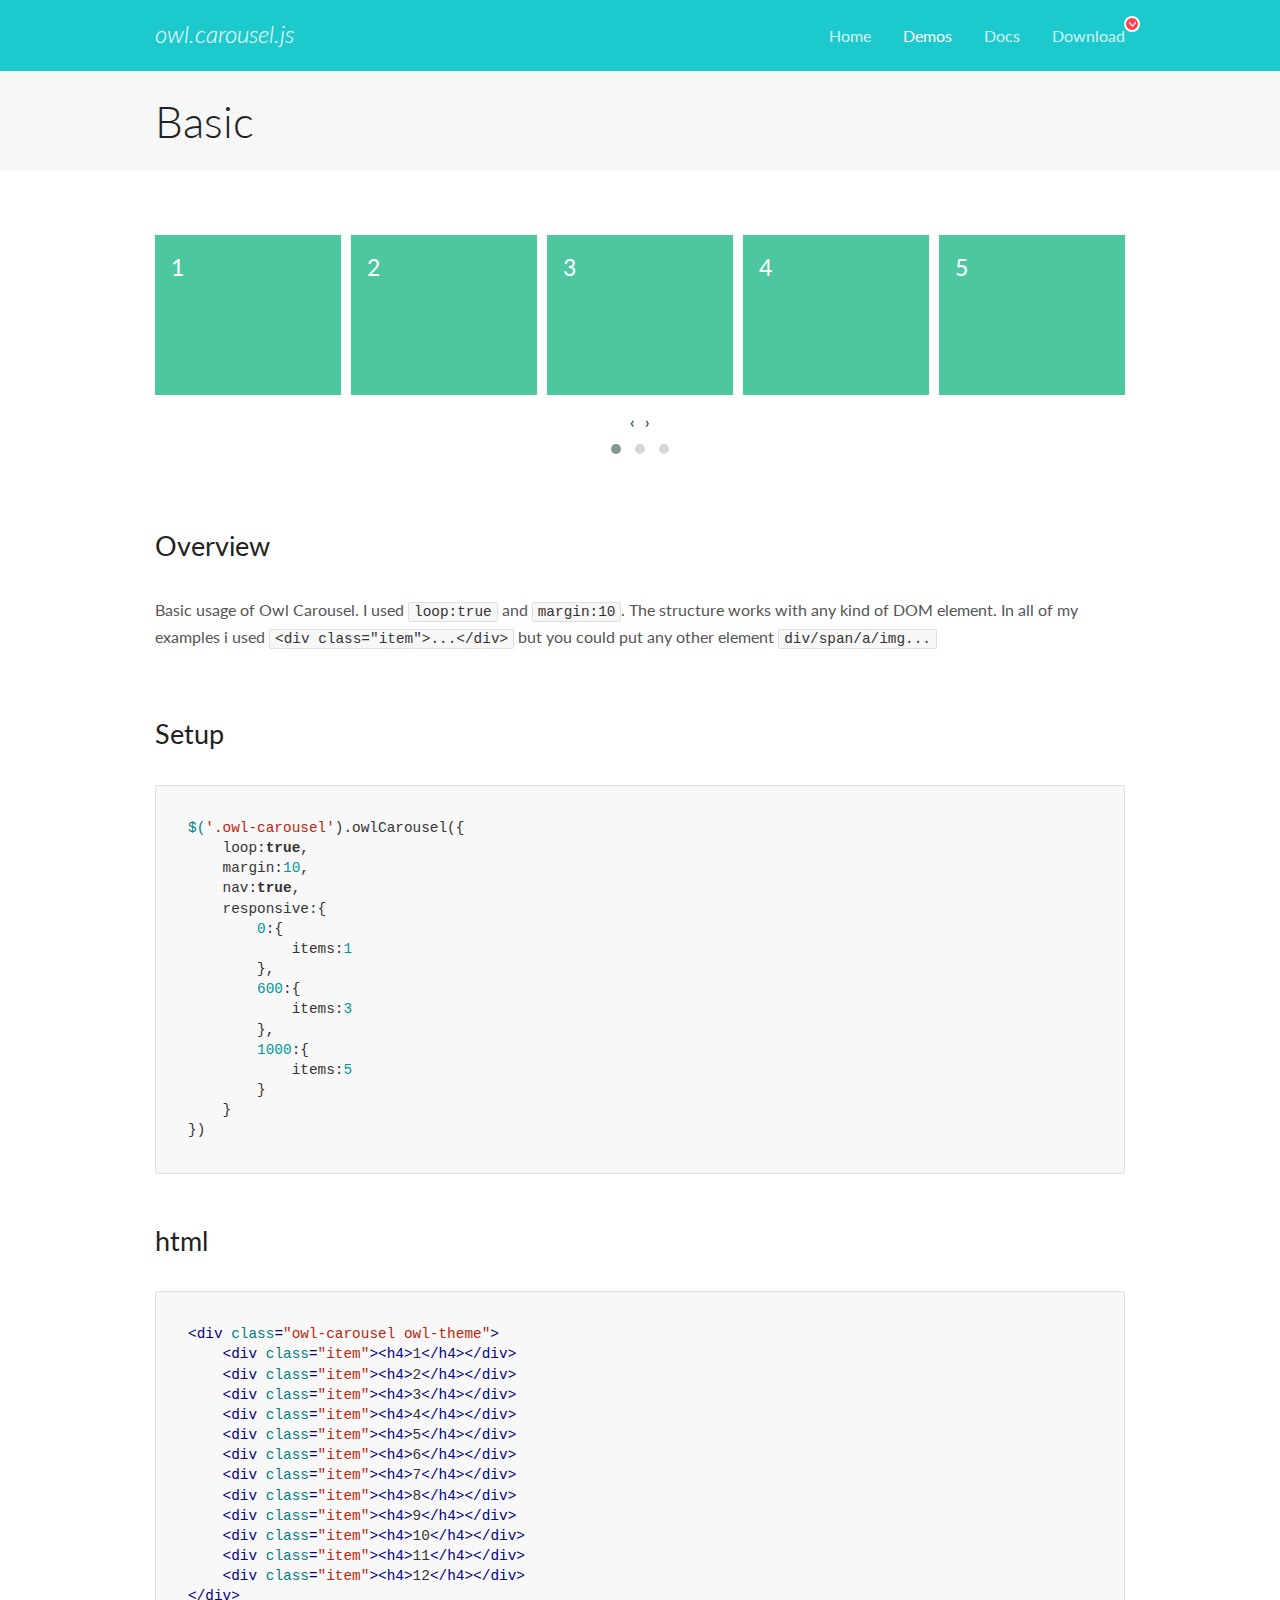
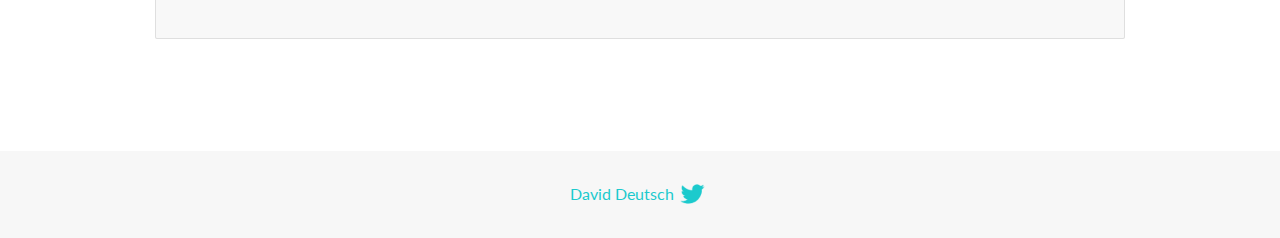
<file: owl/OwlCarousel2-2.3.4/docs/demos/basic.html>
<!DOCTYPE html>
<html lang="en">
  <head>

    <!-- head -->
    <meta charset="utf-8">
    <meta name="msapplication-tap-highlight" content="no" />
    <meta name="viewport" content="width=device-width, initial-scale=1.0" />
    <meta name="description" content="Basic usage demo">
    <meta name="author" content="David Deutsch">
    <title>
      Basic Demo | Owl Carousel | 2.3.4
    </title>

    <!-- Stylesheets -->
    <link href='https://fonts.googleapis.com/css?family=Lato:300,400,700,400italic,300italic' rel='stylesheet' type='text/css'>
    <link rel="stylesheet" href="../assets/css/docs.theme.min.css">

    <!-- Owl Stylesheets -->
    <link rel="stylesheet" href="../assets/owlcarousel/assets/owl.carousel.min.css">
    <link rel="stylesheet" href="../assets/owlcarousel/assets/owl.theme.default.min.css">

    <!-- HTML5 shim and Respond.js IE8 support of HTML5 elements and media queries -->

    <!--[if lt IE 9]>
      <script src="https://oss.maxcdn.com/libs/html5shiv/3.7.0/html5shiv.js"></script>
      <script src="https://oss.maxcdn.com/libs/respond.js/1.3.0/respond.min.js"></script>
    <![endif]-->

    <!-- Favicons -->
    <link rel="apple-touch-icon-precomposed" sizes="144x144" href="../assets/ico/apple-touch-icon-144-precomposed.png">
    <link rel="shortcut icon" href="../assets/ico/favicon.png">
    <link rel="shortcut icon" href="favicon.ico">

    <!-- Yeah i know js should not be in header. Its required for demos.-->

    <!-- javascript -->
    <script src="../assets/vendors/jquery.min.js"></script>
    <script src="../assets/owlcarousel/owl.carousel.js"></script>
  </head>
  <body>

    <!-- header -->
    <header class="header">
      <div class="row">
        <div class="large-12 columns">
          <div class="brand left">
            <h3>
              <a href="/OwlCarousel2/">owl.carousel.js</a> 
            </h3>
          </div>
          <a id="toggle-nav" class="right">
            <span></span> <span></span> <span></span> 
          </a> 
          <div class="nav-bar">
            <ul class="clearfix">
              <li> <a href="/OwlCarousel2/index.html">Home</a>  </li>
              <li class="active">
                <a href="/OwlCarousel2/demos/demos.html">Demos</a> 
              </li>
              <li> <a href="/OwlCarousel2/docs/started-welcome.html">Docs</a>  </li>
              <li>
                <a href="https://github.com/OwlCarousel2/OwlCarousel2/archive/2.3.4.zip">Download</a> 
                <span class="download"></span> 
              </li>
            </ul>
          </div>
        </div>
      </div>
    </header>

    <!-- title -->
    <section class="title">
      <div class="row">
        <div class="large-12 columns">
          <h1>Basic</h1>
        </div>
      </div>
    </section>

    <!--  Demos -->
    <section id="demos">
      <div class="row">
        <div class="large-12 columns">
          <div class="owl-carousel owl-theme">
            <div class="item">
              <h4>1</h4>
            </div>
            <div class="item">
              <h4>2</h4>
            </div>
            <div class="item">
              <h4>3</h4>
            </div>
            <div class="item">
              <h4>4</h4>
            </div>
            <div class="item">
              <h4>5</h4>
            </div>
            <div class="item">
              <h4>6</h4>
            </div>
            <div class="item">
              <h4>7</h4>
            </div>
            <div class="item">
              <h4>8</h4>
            </div>
            <div class="item">
              <h4>9</h4>
            </div>
            <div class="item">
              <h4>10</h4>
            </div>
            <div class="item">
              <h4>11</h4>
            </div>
            <div class="item">
              <h4>12</h4>
            </div>
          </div>
          <h3 id="overview">Overview</h3>
          <p>Basic usage of Owl Carousel. I used <code>loop:true</code> and <code>margin:10</code>. The structure works with any kind of DOM element. In all of my examples i used <code>&lt;div class=&quot;item&quot;&gt;...&lt;/div&gt;</code> but you could
            put any other element <code>div/span/a/img...</code></p>
          <h3 id="setup">Setup</h3>
          <pre><code>$(&#39;.owl-carousel&#39;).owlCarousel({
    loop:true,
    margin:10,
    nav:true,
    responsive:{
        0:{
            items:1
        },
        600:{
            items:3
        },
        1000:{
            items:5
        }
    }
})</code></pre>
          <h3 id="html">html</h3>
          <pre><code>&lt;div class=&quot;owl-carousel owl-theme&quot;&gt;
    &lt;div class=&quot;item&quot;&gt;&lt;h4&gt;1&lt;/h4&gt;&lt;/div&gt;
    &lt;div class=&quot;item&quot;&gt;&lt;h4&gt;2&lt;/h4&gt;&lt;/div&gt;
    &lt;div class=&quot;item&quot;&gt;&lt;h4&gt;3&lt;/h4&gt;&lt;/div&gt;
    &lt;div class=&quot;item&quot;&gt;&lt;h4&gt;4&lt;/h4&gt;&lt;/div&gt;
    &lt;div class=&quot;item&quot;&gt;&lt;h4&gt;5&lt;/h4&gt;&lt;/div&gt;
    &lt;div class=&quot;item&quot;&gt;&lt;h4&gt;6&lt;/h4&gt;&lt;/div&gt;
    &lt;div class=&quot;item&quot;&gt;&lt;h4&gt;7&lt;/h4&gt;&lt;/div&gt;
    &lt;div class=&quot;item&quot;&gt;&lt;h4&gt;8&lt;/h4&gt;&lt;/div&gt;
    &lt;div class=&quot;item&quot;&gt;&lt;h4&gt;9&lt;/h4&gt;&lt;/div&gt;
    &lt;div class=&quot;item&quot;&gt;&lt;h4&gt;10&lt;/h4&gt;&lt;/div&gt;
    &lt;div class=&quot;item&quot;&gt;&lt;h4&gt;11&lt;/h4&gt;&lt;/div&gt;
    &lt;div class=&quot;item&quot;&gt;&lt;h4&gt;12&lt;/h4&gt;&lt;/div&gt;
&lt;/div&gt;</code></pre>
          <script>
            $(document).ready(function() {
              var owl = $('.owl-carousel');
              owl.owlCarousel({
                margin: 10,
                nav: true,
                loop: true,
                responsive: {
                  0: {
                    items: 1
                  },
                  600: {
                    items: 3
                  },
                  1000: {
                    items: 5
                  }
                }
              })
            })
          </script>
        </div>
      </div>
    </section>

    <!-- footer -->
    <footer class="footer">
      <div class="row">
        <div class="large-12 columns">
          <h5>
            <a href="/OwlCarousel2/docs/support-contact.html">David Deutsch</a> 
            <a id="custom-tweet-button" href="https://twitter.com/share?url=https://github.com/OwlCarousel2/OwlCarousel2&text=Owl Carousel - This is so awesome! " target="_blank"></a> 
          </h5>
        </div>
      </div>
    </footer>

    <!-- vendors -->
    <script src="../assets/vendors/highlight.js"></script>
    <script src="../assets/js/app.js"></script>
  </body>
</html>
</file>
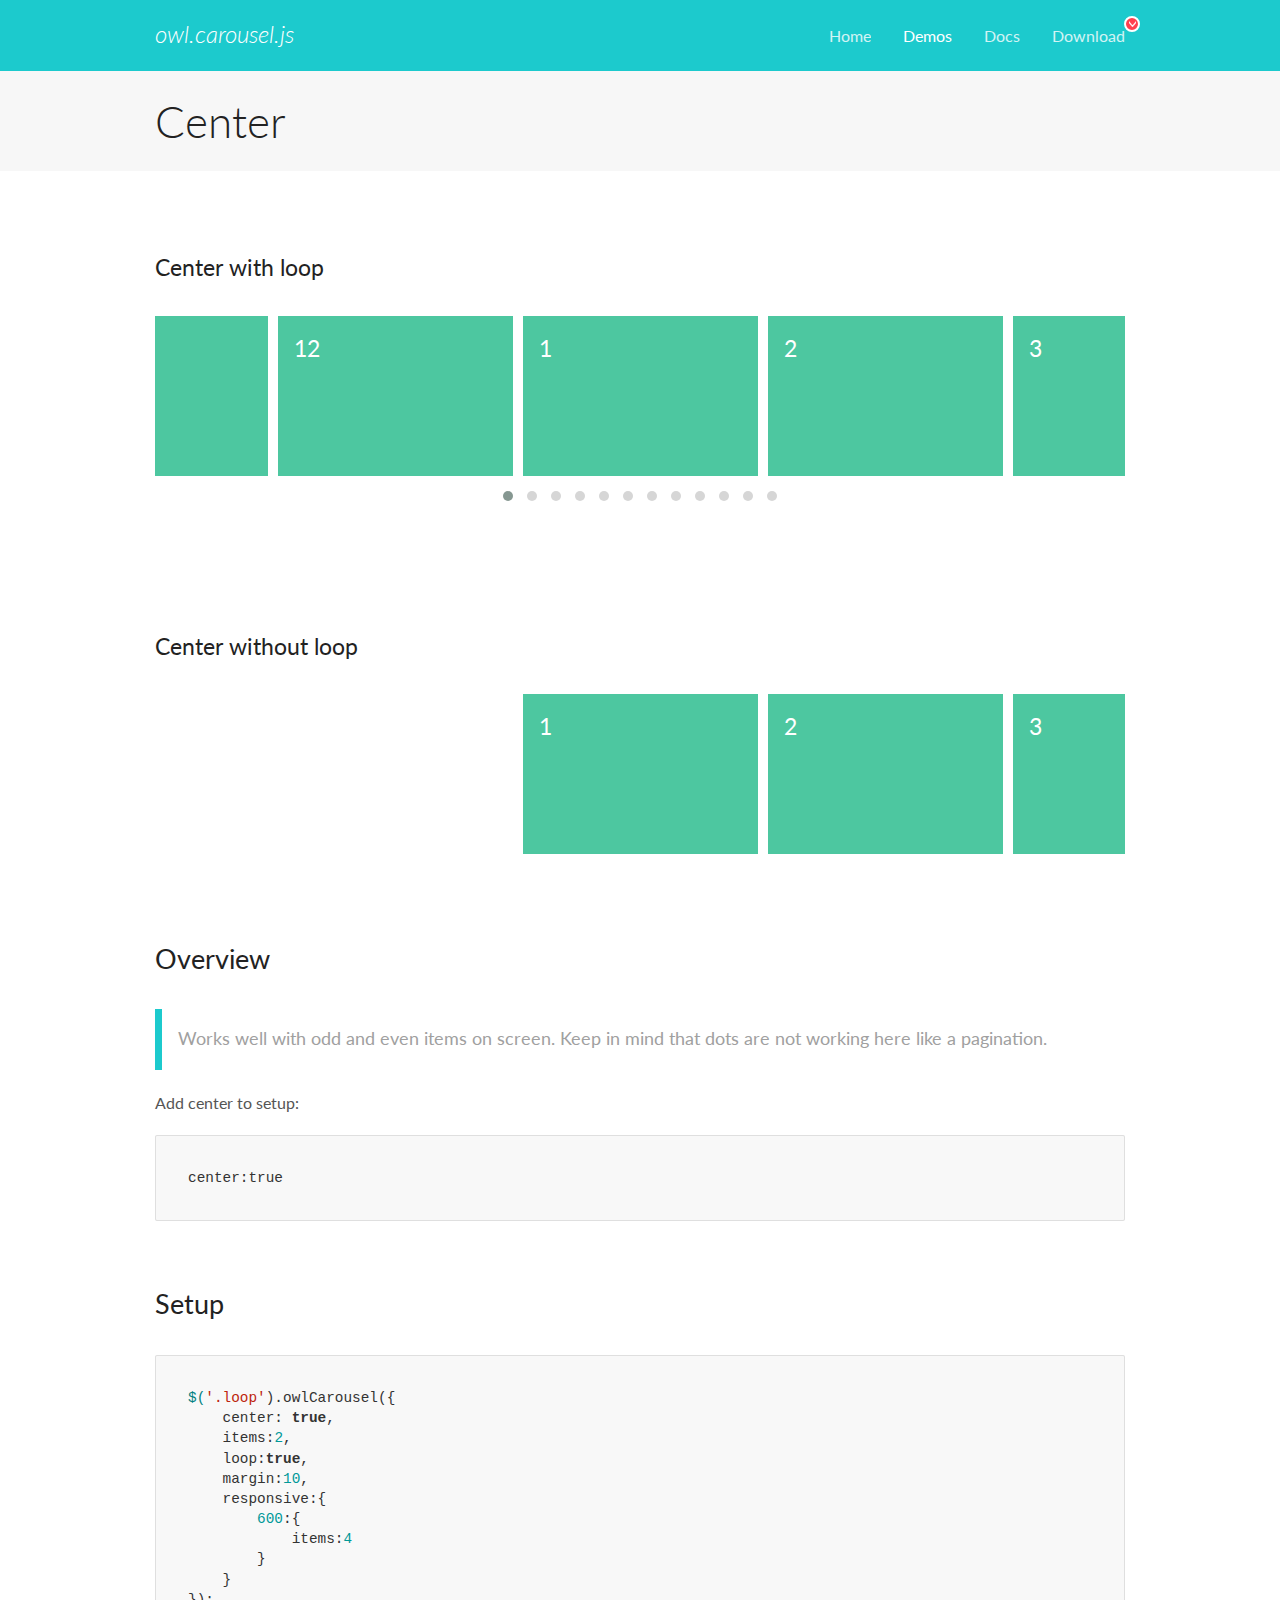
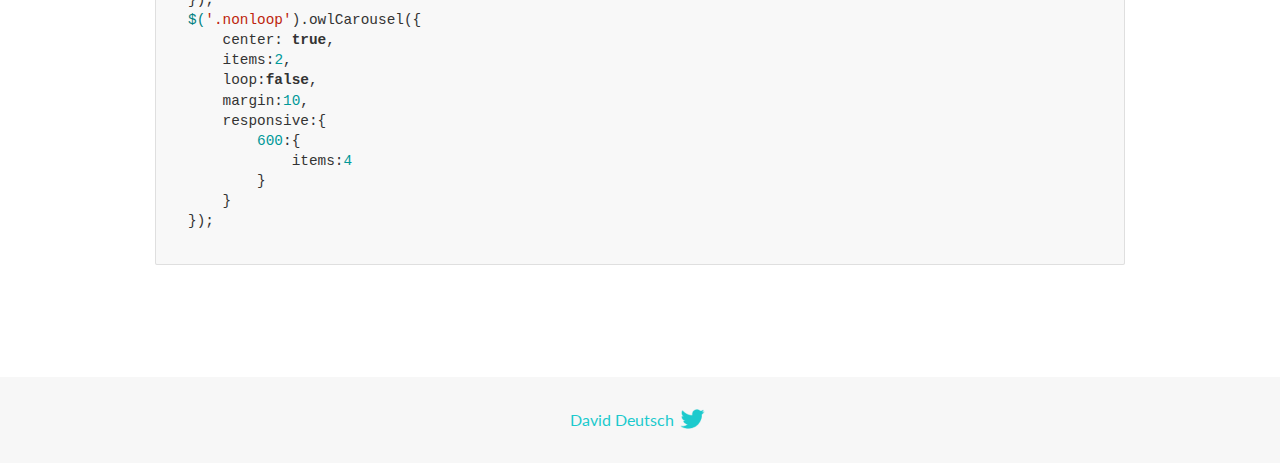
<file: owl/OwlCarousel2-2.3.4/docs/demos/center.html>
<!DOCTYPE html>
<html lang="en">
  <head>

    <!-- head -->
    <meta charset="utf-8">
    <meta name="msapplication-tap-highlight" content="no" />
    <meta name="viewport" content="width=device-width, initial-scale=1.0" />
    <meta name="description" content="Center carousel">
    <meta name="author" content="David Deutsch">
    <title>
      Center Demo | Owl Carousel | 2.3.4
    </title>

    <!-- Stylesheets -->
    <link href='https://fonts.googleapis.com/css?family=Lato:300,400,700,400italic,300italic' rel='stylesheet' type='text/css'>
    <link rel="stylesheet" href="../assets/css/docs.theme.min.css">

    <!-- Owl Stylesheets -->
    <link rel="stylesheet" href="../assets/owlcarousel/assets/owl.carousel.min.css">
    <link rel="stylesheet" href="../assets/owlcarousel/assets/owl.theme.default.min.css">

    <!-- HTML5 shim and Respond.js IE8 support of HTML5 elements and media queries -->

    <!--[if lt IE 9]>
      <script src="https://oss.maxcdn.com/libs/html5shiv/3.7.0/html5shiv.js"></script>
      <script src="https://oss.maxcdn.com/libs/respond.js/1.3.0/respond.min.js"></script>
    <![endif]-->

    <!-- Favicons -->
    <link rel="apple-touch-icon-precomposed" sizes="144x144" href="../assets/ico/apple-touch-icon-144-precomposed.png">
    <link rel="shortcut icon" href="../assets/ico/favicon.png">
    <link rel="shortcut icon" href="favicon.ico">

    <!-- Yeah i know js should not be in header. Its required for demos.-->

    <!-- javascript -->
    <script src="../assets/vendors/jquery.min.js"></script>
    <script src="../assets/owlcarousel/owl.carousel.js"></script>
  </head>
  <body>

    <!-- header -->
    <header class="header">
      <div class="row">
        <div class="large-12 columns">
          <div class="brand left">
            <h3>
              <a href="/OwlCarousel2/">owl.carousel.js</a> 
            </h3>
          </div>
          <a id="toggle-nav" class="right">
            <span></span> <span></span> <span></span> 
          </a> 
          <div class="nav-bar">
            <ul class="clearfix">
              <li> <a href="/OwlCarousel2/index.html">Home</a>  </li>
              <li class="active">
                <a href="/OwlCarousel2/demos/demos.html">Demos</a> 
              </li>
              <li> <a href="/OwlCarousel2/docs/started-welcome.html">Docs</a>  </li>
              <li>
                <a href="https://github.com/OwlCarousel2/OwlCarousel2/archive/2.3.4.zip">Download</a> 
                <span class="download"></span> 
              </li>
            </ul>
          </div>
        </div>
      </div>
    </header>

    <!-- title -->
    <section class="title">
      <div class="row">
        <div class="large-12 columns">
          <h1>Center</h1>
        </div>
      </div>
    </section>

    <!--  Demos -->
    <section id="demos">
      <div class="row">
        <div class="large-12 columns">
          <h4 id="center-with-loop">Center with loop</h4>
          <div class="loop owl-carousel owl-theme">
            <div class="item">
              <h4>1</h4>
            </div>
            <div class="item">
              <h4>2</h4>
            </div>
            <div class="item">
              <h4>3</h4>
            </div>
            <div class="item">
              <h4>4</h4>
            </div>
            <div class="item">
              <h4>5</h4>
            </div>
            <div class="item">
              <h4>6</h4>
            </div>
            <div class="item">
              <h4>7</h4>
            </div>
            <div class="item">
              <h4>8</h4>
            </div>
            <div class="item">
              <h4>9</h4>
            </div>
            <div class="item">
              <h4>10</h4>
            </div>
            <div class="item">
              <h4>11</h4>
            </div>
            <div class="item">
              <h4>12</h4>
            </div>
          </div>
          <br>
          <h4 id="center-without-loop">Center without loop</h4>
          <div class="nonloop owl-carousel">
            <div class="item">
              <h4>1</h4>
            </div>
            <div class="item">
              <h4>2</h4>
            </div>
            <div class="item">
              <h4>3</h4>
            </div>
            <div class="item">
              <h4>4</h4>
            </div>
            <div class="item">
              <h4>5</h4>
            </div>
            <div class="item">
              <h4>6</h4>
            </div>
            <div class="item">
              <h4>7</h4>
            </div>
            <div class="item">
              <h4>8</h4>
            </div>
            <div class="item">
              <h4>9</h4>
            </div>
            <div class="item">
              <h4>10</h4>
            </div>
            <div class="item">
              <h4>11</h4>
            </div>
            <div class="item">
              <h4>12</h4>
            </div>
          </div>
          <h3 id="overview">Overview</h3>
          <blockquote>
            <p>Works well with odd and even items on screen. Keep in mind that dots are not working here like a pagination.</p>
          </blockquote>
          <p>Add center to setup:</p>
          <pre><code>center:true</code></pre>
          <h3 id="setup">Setup</h3>
          <pre><code>$(&#39;.loop&#39;).owlCarousel({
    center: true,
    items:2,
    loop:true,
    margin:10,
    responsive:{
        600:{
            items:4
        }
    }
});
$(&#39;.nonloop&#39;).owlCarousel({
    center: true,
    items:2,
    loop:false,
    margin:10,
    responsive:{
        600:{
            items:4
        }
    }
});</code></pre>
          <script>
            jQuery(document).ready(function($) {
              $('.loop').owlCarousel({
                center: true,
                items: 2,
                loop: true,
                margin: 10,
                responsive: {
                  600: {
                    items: 4
                  }
                }
              });
              $('.nonloop').owlCarousel({
                center: true,
                items: 2,
                loop: false,
                margin: 10,
                responsive: {
                  600: {
                    items: 4
                  }
                }
              });
            });
          </script>
        </div>
      </div>
    </section>

    <!-- footer -->
    <footer class="footer">
      <div class="row">
        <div class="large-12 columns">
          <h5>
            <a href="/OwlCarousel2/docs/support-contact.html">David Deutsch</a> 
            <a id="custom-tweet-button" href="https://twitter.com/share?url=https://github.com/OwlCarousel2/OwlCarousel2&text=Owl Carousel - This is so awesome! " target="_blank"></a> 
          </h5>
        </div>
      </div>
    </footer>

    <!-- vendors -->
    <script src="../assets/vendors/highlight.js"></script>
    <script src="../assets/js/app.js"></script>
  </body>
</html>
</file>
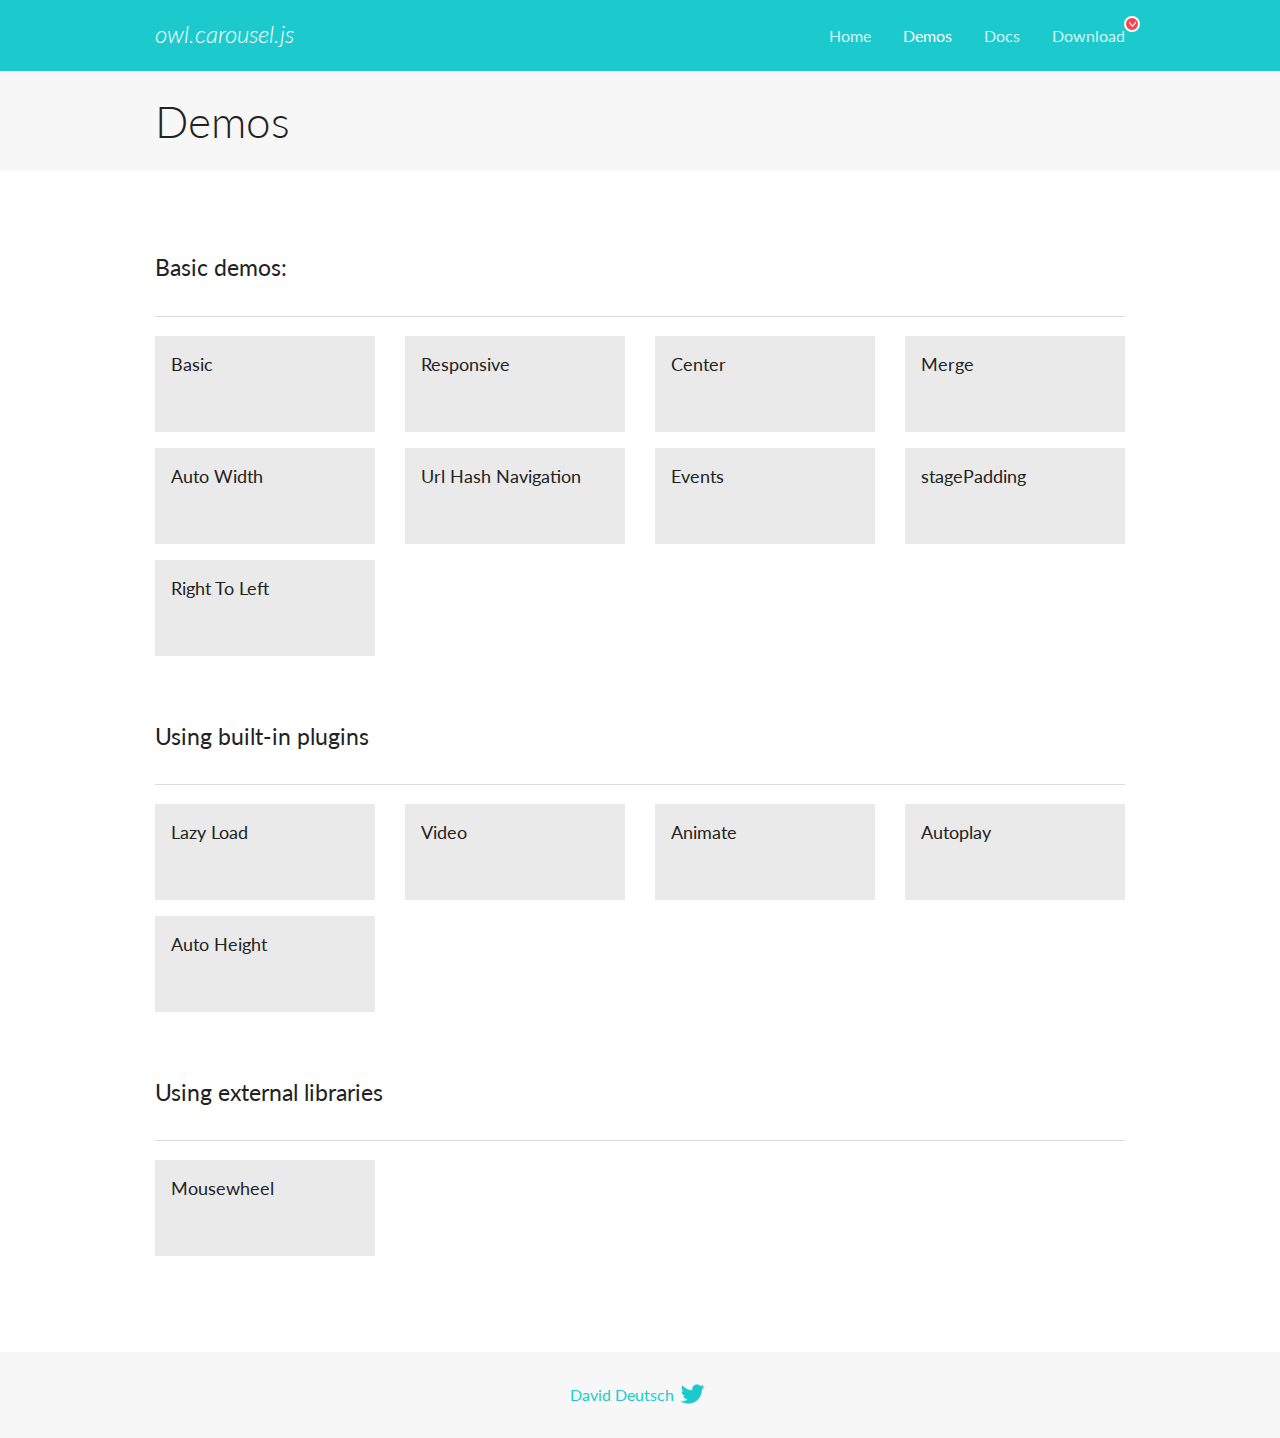
<file: owl/OwlCarousel2-2.3.4/docs/demos/demos.html>
<!DOCTYPE html>
<html lang="en">
  <head>

    <!-- head -->
    <meta charset="utf-8">
    <meta name="msapplication-tap-highlight" content="no" />
    <meta name="viewport" content="width=device-width, initial-scale=1.0" />
    <meta name="description" content="A list of Owl Carousel examples.">
    <meta name="author" content="David Deutsch">
    <title>
      Demos | Owl Carousel | 2.3.4
    </title>

    <!-- Stylesheets -->
    <link href='https://fonts.googleapis.com/css?family=Lato:300,400,700,400italic,300italic' rel='stylesheet' type='text/css'>
    <link rel="stylesheet" href="../assets/css/docs.theme.min.css">

    <!-- Owl Stylesheets -->
    <link rel="stylesheet" href="../assets/owlcarousel/assets/owl.carousel.min.css">
    <link rel="stylesheet" href="../assets/owlcarousel/assets/owl.theme.default.min.css">

    <!-- HTML5 shim and Respond.js IE8 support of HTML5 elements and media queries -->

    <!--[if lt IE 9]>
      <script src="https://oss.maxcdn.com/libs/html5shiv/3.7.0/html5shiv.js"></script>
      <script src="https://oss.maxcdn.com/libs/respond.js/1.3.0/respond.min.js"></script>
    <![endif]-->

    <!-- Favicons -->
    <link rel="apple-touch-icon-precomposed" sizes="144x144" href="../assets/ico/apple-touch-icon-144-precomposed.png">
    <link rel="shortcut icon" href="../assets/ico/favicon.png">
    <link rel="shortcut icon" href="favicon.ico">

    <!-- Yeah i know js should not be in header. Its required for demos.-->

    <!-- javascript -->
    <script src="../assets/vendors/jquery.min.js"></script>
    <script src="../assets/owlcarousel/owl.carousel.js"></script>
  </head>
  <body>

    <!-- header -->
    <header class="header">
      <div class="row">
        <div class="large-12 columns">
          <div class="brand left">
            <h3>
              <a href="/OwlCarousel2/">owl.carousel.js</a> 
            </h3>
          </div>
          <a id="toggle-nav" class="right">
            <span></span> <span></span> <span></span> 
          </a> 
          <div class="nav-bar">
            <ul class="clearfix">
              <li> <a href="/OwlCarousel2/index.html">Home</a>  </li>
              <li class="active">
                <a href="/OwlCarousel2/demos/demos.html">Demos</a> 
              </li>
              <li> <a href="/OwlCarousel2/docs/started-welcome.html">Docs</a>  </li>
              <li>
                <a href="https://github.com/OwlCarousel2/OwlCarousel2/archive/2.3.4.zip">Download</a> 
                <span class="download"></span> 
              </li>
            </ul>
          </div>
        </div>
      </div>
    </header>

    <!-- title -->
    <section class="title">
      <div class="row">
        <div class="large-12 columns">
          <h1>Demos</h1>
        </div>
      </div>
    </section>

    <!--  Demos -->
    <section id="demos">
      <div class="row">
        <div class="large-12 columns">
          <h4 id="basic-demos-">Basic demos:</h4>
          <hr>
          <div class="demo-list">
            <div class="row">
              <div class="small-6 medium-4 large-3 columns">
                <a href="basic.html" class="demo-block">
                  <h5>Basic </h5>
                </a> 
              </div>
              <div class="small-6 medium-4 large-3 columns">
                <a href="responsive.html" class="demo-block">
                  <h5>Responsive </h5>
                </a> 
              </div>
              <div class="small-6 medium-4 large-3 columns">
                <a href="center.html" class="demo-block">
                  <h5>Center </h5>
                </a> 
              </div>
              <div class="small-6 medium-4 large-3 columns">
                <a href="merge.html" class="demo-block">
                  <h5>Merge </h5>
                </a> 
              </div>
              <div class="small-6 medium-4 large-3 columns">
                <a href="autowidth.html" class="demo-block">
                  <h5>Auto Width </h5>
                </a> 
              </div>
              <div class="small-6 medium-4 large-3 columns">
                <a href="urlhashnav.html" class="demo-block">
                  <h5>Url Hash Navigation </h5>
                </a> 
              </div>
              <div class="small-6 medium-4 large-3 columns">
                <a href="events.html" class="demo-block">
                  <h5>Events </h5>
                </a> 
              </div>
              <div class="small-6 medium-4 large-3 columns">
                <a href="stagepadding.html" class="demo-block">
                  <h5>stagePadding </h5>
                </a> 
              </div>
              <div class="small-6 medium-4 large-3 columns">
                <a href="rtl.html" class="demo-block">
                  <h5>Right To Left </h5>
                </a> 
              </div>
            </div>
          </div>
          <h4 id="using-built-in-plugins">Using built-in plugins</h4>
          <hr>
          <div class="demo-list">
            <div class="row">
              <div class="small-6 medium-4 large-3 columns">
                <a href="lazyLoad.html" class="demo-block">
                  <h5>Lazy Load </h5>
                </a> 
              </div>
              <div class="small-6 medium-4 large-3 columns">
                <a href="video.html" class="demo-block">
                  <h5>Video </h5>
                </a> 
              </div>
              <div class="small-6 medium-4 large-3 columns">
                <a href="animate.html" class="demo-block">
                  <h5>Animate </h5>
                </a> 
              </div>
              <div class="small-6 medium-4 large-3 columns">
                <a href="autoplay.html" class="demo-block">
                  <h5>Autoplay </h5>
                </a> 
              </div>
              <div class="small-6 medium-4 large-3 columns">
                <a href="autoheight.html" class="demo-block">
                  <h5>Auto Height </h5>
                </a> 
              </div>
            </div>
          </div>
          <h4 id="using-external-libraries">Using external libraries</h4>
          <hr>
          <div class="demo-list">
            <div class="row">
              <div class="small-6 medium-4 large-3 columns">
                <a href="mousewheel.html" class="demo-block">
                  <h5>Mousewheel </h5>
                </a> 
              </div>
            </div>
          </div>
        </div>
      </div>
    </section>

    <!-- footer -->
    <footer class="footer">
      <div class="row">
        <div class="large-12 columns">
          <h5>
            <a href="/OwlCarousel2/docs/support-contact.html">David Deutsch</a> 
            <a id="custom-tweet-button" href="https://twitter.com/share?url=https://github.com/OwlCarousel2/OwlCarousel2&text=Owl Carousel - This is so awesome! " target="_blank"></a> 
          </h5>
        </div>
      </div>
    </footer>

    <!-- vendors -->
    <script src="../assets/vendors/highlight.js"></script>
    <script src="../assets/js/app.js"></script>
  </body>
</html>
</file>
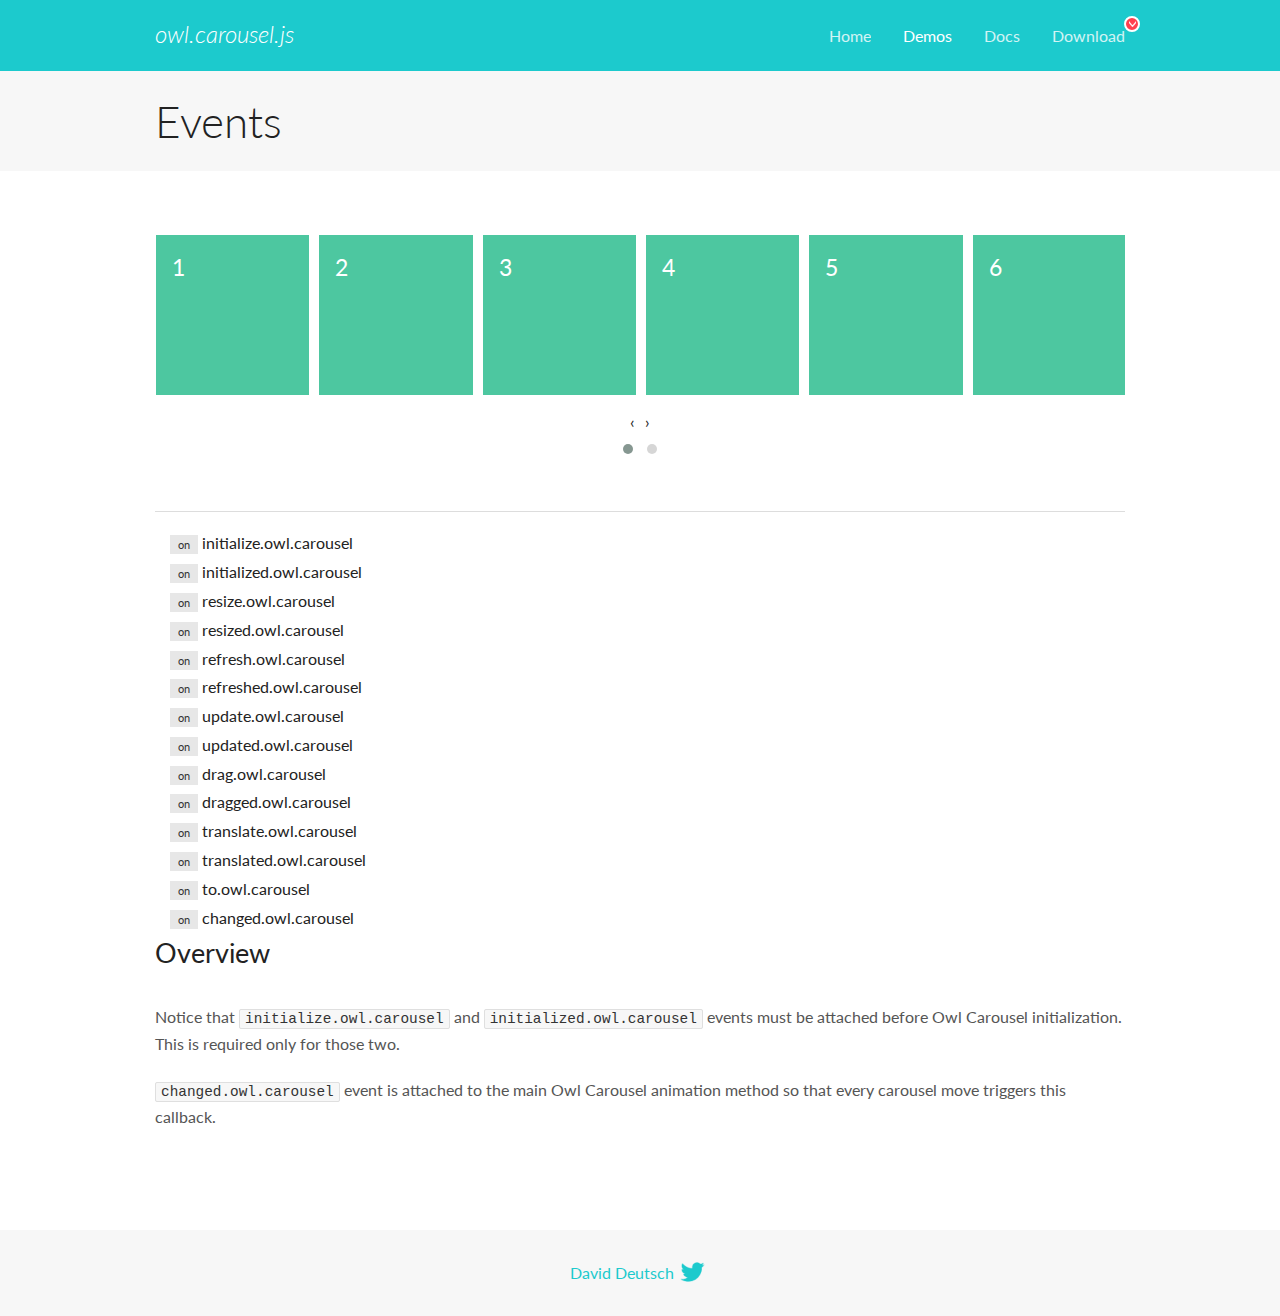
<file: owl/OwlCarousel2-2.3.4/docs/demos/events.html>
<!DOCTYPE html>
<html lang="en">
  <head>

    <!-- head -->
    <meta charset="utf-8">
    <meta name="msapplication-tap-highlight" content="no" />
    <meta name="viewport" content="width=device-width, initial-scale=1.0" />
    <meta name="description" content="Events usage demo">
    <meta name="author" content="David Deutsch">
    <title>
      Events Demo | Owl Carousel | 2.3.4
    </title>

    <!-- Stylesheets -->
    <link href='https://fonts.googleapis.com/css?family=Lato:300,400,700,400italic,300italic' rel='stylesheet' type='text/css'>
    <link rel="stylesheet" href="../assets/css/docs.theme.min.css">

    <!-- Owl Stylesheets -->
    <link rel="stylesheet" href="../assets/owlcarousel/assets/owl.carousel.min.css">
    <link rel="stylesheet" href="../assets/owlcarousel/assets/owl.theme.default.min.css">

    <!-- HTML5 shim and Respond.js IE8 support of HTML5 elements and media queries -->

    <!--[if lt IE 9]>
      <script src="https://oss.maxcdn.com/libs/html5shiv/3.7.0/html5shiv.js"></script>
      <script src="https://oss.maxcdn.com/libs/respond.js/1.3.0/respond.min.js"></script>
    <![endif]-->

    <!-- Favicons -->
    <link rel="apple-touch-icon-precomposed" sizes="144x144" href="../assets/ico/apple-touch-icon-144-precomposed.png">
    <link rel="shortcut icon" href="../assets/ico/favicon.png">
    <link rel="shortcut icon" href="favicon.ico">

    <!-- Yeah i know js should not be in header. Its required for demos.-->

    <!-- javascript -->
    <script src="../assets/vendors/jquery.min.js"></script>
    <script src="../assets/owlcarousel/owl.carousel.js"></script>
  </head>
  <body>

    <!-- header -->
    <header class="header">
      <div class="row">
        <div class="large-12 columns">
          <div class="brand left">
            <h3>
              <a href="/OwlCarousel2/">owl.carousel.js</a> 
            </h3>
          </div>
          <a id="toggle-nav" class="right">
            <span></span> <span></span> <span></span> 
          </a> 
          <div class="nav-bar">
            <ul class="clearfix">
              <li> <a href="/OwlCarousel2/index.html">Home</a>  </li>
              <li class="active">
                <a href="/OwlCarousel2/demos/demos.html">Demos</a> 
              </li>
              <li> <a href="/OwlCarousel2/docs/started-welcome.html">Docs</a>  </li>
              <li>
                <a href="https://github.com/OwlCarousel2/OwlCarousel2/archive/2.3.4.zip">Download</a> 
                <span class="download"></span> 
              </li>
            </ul>
          </div>
        </div>
      </div>
    </header>

    <!-- title -->
    <section class="title">
      <div class="row">
        <div class="large-12 columns">
          <h1>Events</h1>
        </div>
      </div>
    </section>

    <!--  Demos -->
    <section id="demos">
      <div class="row">
        <div class="large-12 columns">
          <div class="owl-carousel owl-theme">
            <div class="item">
              <h4>1</h4>
            </div>
            <div class="item">
              <h4>2</h4>
            </div>
            <div class="item">
              <h4>3</h4>
            </div>
            <div class="item">
              <h4>4</h4>
            </div>
            <div class="item">
              <h4>5</h4>
            </div>
            <div class="item">
              <h4>6</h4>
            </div>
            <div class="item">
              <h4>7</h4>
            </div>
            <div class="item">
              <h4>8</h4>
            </div>
            <div class="item">
              <h4>9</h4>
            </div>
            <div class="item">
              <h4>10</h4>
            </div>
            <div class="item">
              <h4>11</h4>
            </div>
            <div class="item">
              <h4>12</h4>
            </div>
          </div>
          <hr>
          <div class="large-12 columns callbacks">
            <div><span class="label secondary initialize">on</span>  initialize.owl.carousel </div>
            <div><span class="label secondary initialized">on</span>  initialized.owl.carousel </div>
            <div><span class="label secondary resize">on</span>  resize.owl.carousel </div>
            <div><span class="label secondary resized">on</span>  resized.owl.carousel </div>
            <div><span class="label secondary refresh">on</span>  refresh.owl.carousel </div>
            <div><span class="label secondary refreshed">on</span>  refreshed.owl.carousel </div>
            <div><span class="label secondary update">on</span>  update.owl.carousel </div>
            <div><span class="label secondary updated">on</span>  updated.owl.carousel </div>
            <div><span class="label secondary drag">on</span>  drag.owl.carousel </div>
            <div><span class="label secondary dragged">on</span>  dragged.owl.carousel </div>
            <div><span class="label secondary translate">on</span>  translate.owl.carousel </div>
            <div><span class="label secondary translated">on</span>  translated.owl.carousel </div>
            <div><span class="label secondary to">on</span>  to.owl.carousel </div>
            <div><span class="label secondary changed">on</span>  changed.owl.carousel </div>
          </div>
          <h3 id="overview">Overview</h3>
          <p>Notice that <code>initialize.owl.carousel</code> and <code>initialized.owl.carousel</code> events must be attached before Owl Carousel initialization. This is required only for those two.</p>
          <p><code>changed.owl.carousel</code> event is attached to the main Owl Carousel animation method so that every carousel move triggers this callback.</p>
          <script>
            jQuery(document).ready(function($) {
              var owl = $('.owl-carousel');
              owl.on('initialize.owl.carousel initialized.owl.carousel ' +
                'initialize.owl.carousel initialize.owl.carousel ' +
                'resize.owl.carousel resized.owl.carousel ' +
                'refresh.owl.carousel refreshed.owl.carousel ' +
                'update.owl.carousel updated.owl.carousel ' +
                'drag.owl.carousel dragged.owl.carousel ' +
                'translate.owl.carousel translated.owl.carousel ' +
                'to.owl.carousel changed.owl.carousel',
                function(e) {
                  $('.' + e.type)
                    .removeClass('secondary')
                    .addClass('success');
                  window.setTimeout(function() {
                    $('.' + e.type)
                      .removeClass('success')
                      .addClass('secondary');
                  }, 500);
                });
              owl.owlCarousel({
                loop: true,
                nav: true,
                lazyLoad: true,
                margin: 10,
                video: true,
                responsive: {
                  0: {
                    items: 1
                  },
                  600: {
                    items: 3
                  },
                  960: {
                    items: 5,
                  },
                  1200: {
                    items: 6
                  }
                }
              });
            });
          </script>
        </div>
      </div>
    </section>

    <!-- footer -->
    <footer class="footer">
      <div class="row">
        <div class="large-12 columns">
          <h5>
            <a href="/OwlCarousel2/docs/support-contact.html">David Deutsch</a> 
            <a id="custom-tweet-button" href="https://twitter.com/share?url=https://github.com/OwlCarousel2/OwlCarousel2&text=Owl Carousel - This is so awesome! " target="_blank"></a> 
          </h5>
        </div>
      </div>
    </footer>

    <!-- vendors -->
    <script src="../assets/vendors/highlight.js"></script>
    <script src="../assets/js/app.js"></script>
  </body>
</html>
</file>
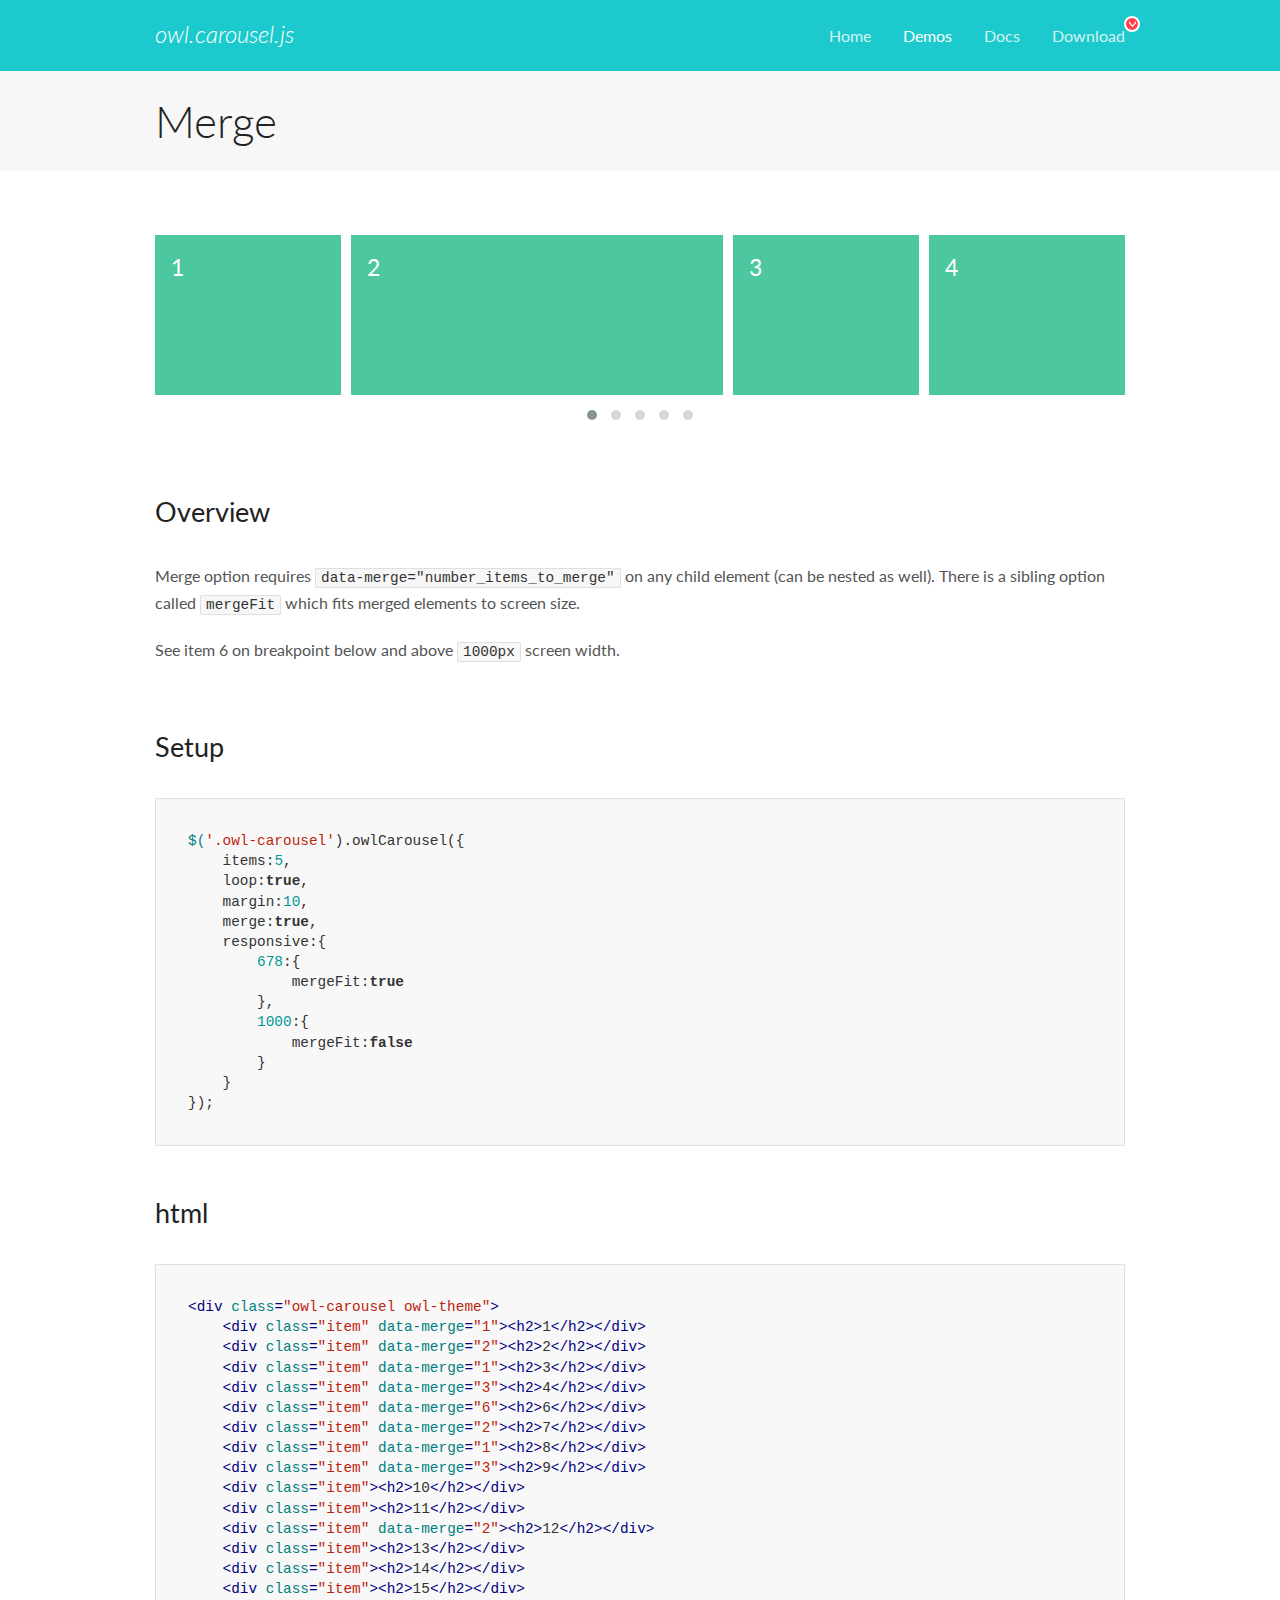
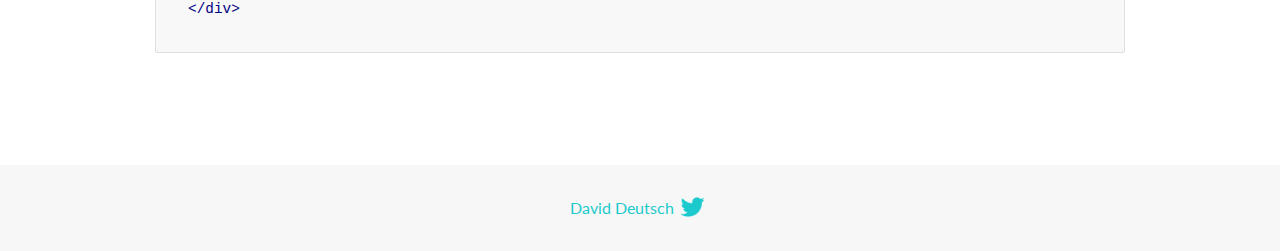
<file: owl/OwlCarousel2-2.3.4/docs/demos/merge.html>
<!DOCTYPE html>
<html lang="en">
  <head>

    <!-- head -->
    <meta charset="utf-8">
    <meta name="msapplication-tap-highlight" content="no" />
    <meta name="viewport" content="width=device-width, initial-scale=1.0" />
    <meta name="description" content="Merge Items">
    <meta name="author" content="David Deutsch">
    <title>
      Merge Demo | Owl Carousel | 2.3.4
    </title>

    <!-- Stylesheets -->
    <link href='https://fonts.googleapis.com/css?family=Lato:300,400,700,400italic,300italic' rel='stylesheet' type='text/css'>
    <link rel="stylesheet" href="../assets/css/docs.theme.min.css">

    <!-- Owl Stylesheets -->
    <link rel="stylesheet" href="../assets/owlcarousel/assets/owl.carousel.min.css">
    <link rel="stylesheet" href="../assets/owlcarousel/assets/owl.theme.default.min.css">

    <!-- HTML5 shim and Respond.js IE8 support of HTML5 elements and media queries -->

    <!--[if lt IE 9]>
      <script src="https://oss.maxcdn.com/libs/html5shiv/3.7.0/html5shiv.js"></script>
      <script src="https://oss.maxcdn.com/libs/respond.js/1.3.0/respond.min.js"></script>
    <![endif]-->

    <!-- Favicons -->
    <link rel="apple-touch-icon-precomposed" sizes="144x144" href="../assets/ico/apple-touch-icon-144-precomposed.png">
    <link rel="shortcut icon" href="../assets/ico/favicon.png">
    <link rel="shortcut icon" href="favicon.ico">

    <!-- Yeah i know js should not be in header. Its required for demos.-->

    <!-- javascript -->
    <script src="../assets/vendors/jquery.min.js"></script>
    <script src="../assets/owlcarousel/owl.carousel.js"></script>
  </head>
  <body>

    <!-- header -->
    <header class="header">
      <div class="row">
        <div class="large-12 columns">
          <div class="brand left">
            <h3>
              <a href="/OwlCarousel2/">owl.carousel.js</a> 
            </h3>
          </div>
          <a id="toggle-nav" class="right">
            <span></span> <span></span> <span></span> 
          </a> 
          <div class="nav-bar">
            <ul class="clearfix">
              <li> <a href="/OwlCarousel2/index.html">Home</a>  </li>
              <li class="active">
                <a href="/OwlCarousel2/demos/demos.html">Demos</a> 
              </li>
              <li> <a href="/OwlCarousel2/docs/started-welcome.html">Docs</a>  </li>
              <li>
                <a href="https://github.com/OwlCarousel2/OwlCarousel2/archive/2.3.4.zip">Download</a> 
                <span class="download"></span> 
              </li>
            </ul>
          </div>
        </div>
      </div>
    </header>

    <!-- title -->
    <section class="title">
      <div class="row">
        <div class="large-12 columns">
          <h1>Merge</h1>
        </div>
      </div>
    </section>

    <!--  Demos -->
    <section id="demos">
      <div class="row">
        <div class="large-12 columns">
          <div class="owl-carousel owl-theme">
            <div class="item" data-merge="1">
              <h4>1</h4>
            </div>
            <div class="item" data-merge="2">
              <h4>2</h4>
            </div>
            <div class="item" data-merge="1">
              <h4>3</h4>
            </div>
            <div class="item" data-merge="3">
              <h4>4</h4>
            </div>
            <div class="item" data-merge="6">
              <h4>6</h4>
            </div>
            <div class="item" data-merge="2">
              <h4>7</h4>
            </div>
            <div class="item" data-merge="1">
              <h4>8</h4>
            </div>
            <div class="item" data-merge="3">
              <h4>9</h4>
            </div>
            <div class="item">
              <h4>10</h4>
            </div>
            <div class="item">
              <h4>11</h4>
            </div>
            <div class="item" data-merge="2">
              <h4>12</h4>
            </div>
            <div class="item">
              <h4>13</h4>
            </div>
            <div class="item">
              <h4>14</h4>
            </div>
            <div class="item">
              <h4>15</h4>
            </div>
          </div>
          <h3 id="overview">Overview</h3>
          <p>Merge option requires <code>data-merge=&quot;number_items_to_merge&quot;</code> on any child element (can be nested as well). There is a sibling option called <code>mergeFit</code> which fits merged elements to screen size. </p>
          <p>See item 6 on breakpoint below and above <code>1000px</code> screen width.</p>
          <h3 id="setup">Setup</h3>
          <pre><code>$(&#39;.owl-carousel&#39;).owlCarousel({
    items:5,
    loop:true,
    margin:10,
    merge:true,
    responsive:{
        678:{
            mergeFit:true
        },
        1000:{
            mergeFit:false
        }
    }
});</code></pre>
          <h3 id="html">html</h3>
          <pre><code>&lt;div class=&quot;owl-carousel owl-theme&quot;&gt;
    &lt;div class=&quot;item&quot; data-merge=&quot;1&quot;&gt;&lt;h2&gt;1&lt;/h2&gt;&lt;/div&gt;
    &lt;div class=&quot;item&quot; data-merge=&quot;2&quot;&gt;&lt;h2&gt;2&lt;/h2&gt;&lt;/div&gt;
    &lt;div class=&quot;item&quot; data-merge=&quot;1&quot;&gt;&lt;h2&gt;3&lt;/h2&gt;&lt;/div&gt;
    &lt;div class=&quot;item&quot; data-merge=&quot;3&quot;&gt;&lt;h2&gt;4&lt;/h2&gt;&lt;/div&gt;
    &lt;div class=&quot;item&quot; data-merge=&quot;6&quot;&gt;&lt;h2&gt;6&lt;/h2&gt;&lt;/div&gt;
    &lt;div class=&quot;item&quot; data-merge=&quot;2&quot;&gt;&lt;h2&gt;7&lt;/h2&gt;&lt;/div&gt;
    &lt;div class=&quot;item&quot; data-merge=&quot;1&quot;&gt;&lt;h2&gt;8&lt;/h2&gt;&lt;/div&gt;
    &lt;div class=&quot;item&quot; data-merge=&quot;3&quot;&gt;&lt;h2&gt;9&lt;/h2&gt;&lt;/div&gt;
    &lt;div class=&quot;item&quot;&gt;&lt;h2&gt;10&lt;/h2&gt;&lt;/div&gt;
    &lt;div class=&quot;item&quot;&gt;&lt;h2&gt;11&lt;/h2&gt;&lt;/div&gt;
    &lt;div class=&quot;item&quot; data-merge=&quot;2&quot;&gt;&lt;h2&gt;12&lt;/h2&gt;&lt;/div&gt;
    &lt;div class=&quot;item&quot;&gt;&lt;h2&gt;13&lt;/h2&gt;&lt;/div&gt;
    &lt;div class=&quot;item&quot;&gt;&lt;h2&gt;14&lt;/h2&gt;&lt;/div&gt;
    &lt;div class=&quot;item&quot;&gt;&lt;h2&gt;15&lt;/h2&gt;&lt;/div&gt;
&lt;/div&gt;</code></pre>
          <script>
            $(document).ready(function() {
              $('.owl-carousel').owlCarousel({
                items: 5,
                loop: true,
                margin: 10,
                merge: true,
                responsive: {
                  678: {
                    mergeFit: true
                  },
                  1000: {
                    mergeFit: false
                  }
                }
              });
            })
          </script>
        </div>
      </div>
    </section>

    <!-- footer -->
    <footer class="footer">
      <div class="row">
        <div class="large-12 columns">
          <h5>
            <a href="/OwlCarousel2/docs/support-contact.html">David Deutsch</a> 
            <a id="custom-tweet-button" href="https://twitter.com/share?url=https://github.com/OwlCarousel2/OwlCarousel2&text=Owl Carousel - This is so awesome! " target="_blank"></a> 
          </h5>
        </div>
      </div>
    </footer>

    <!-- vendors -->
    <script src="../assets/vendors/highlight.js"></script>
    <script src="../assets/js/app.js"></script>
  </body>
</html>
</file>
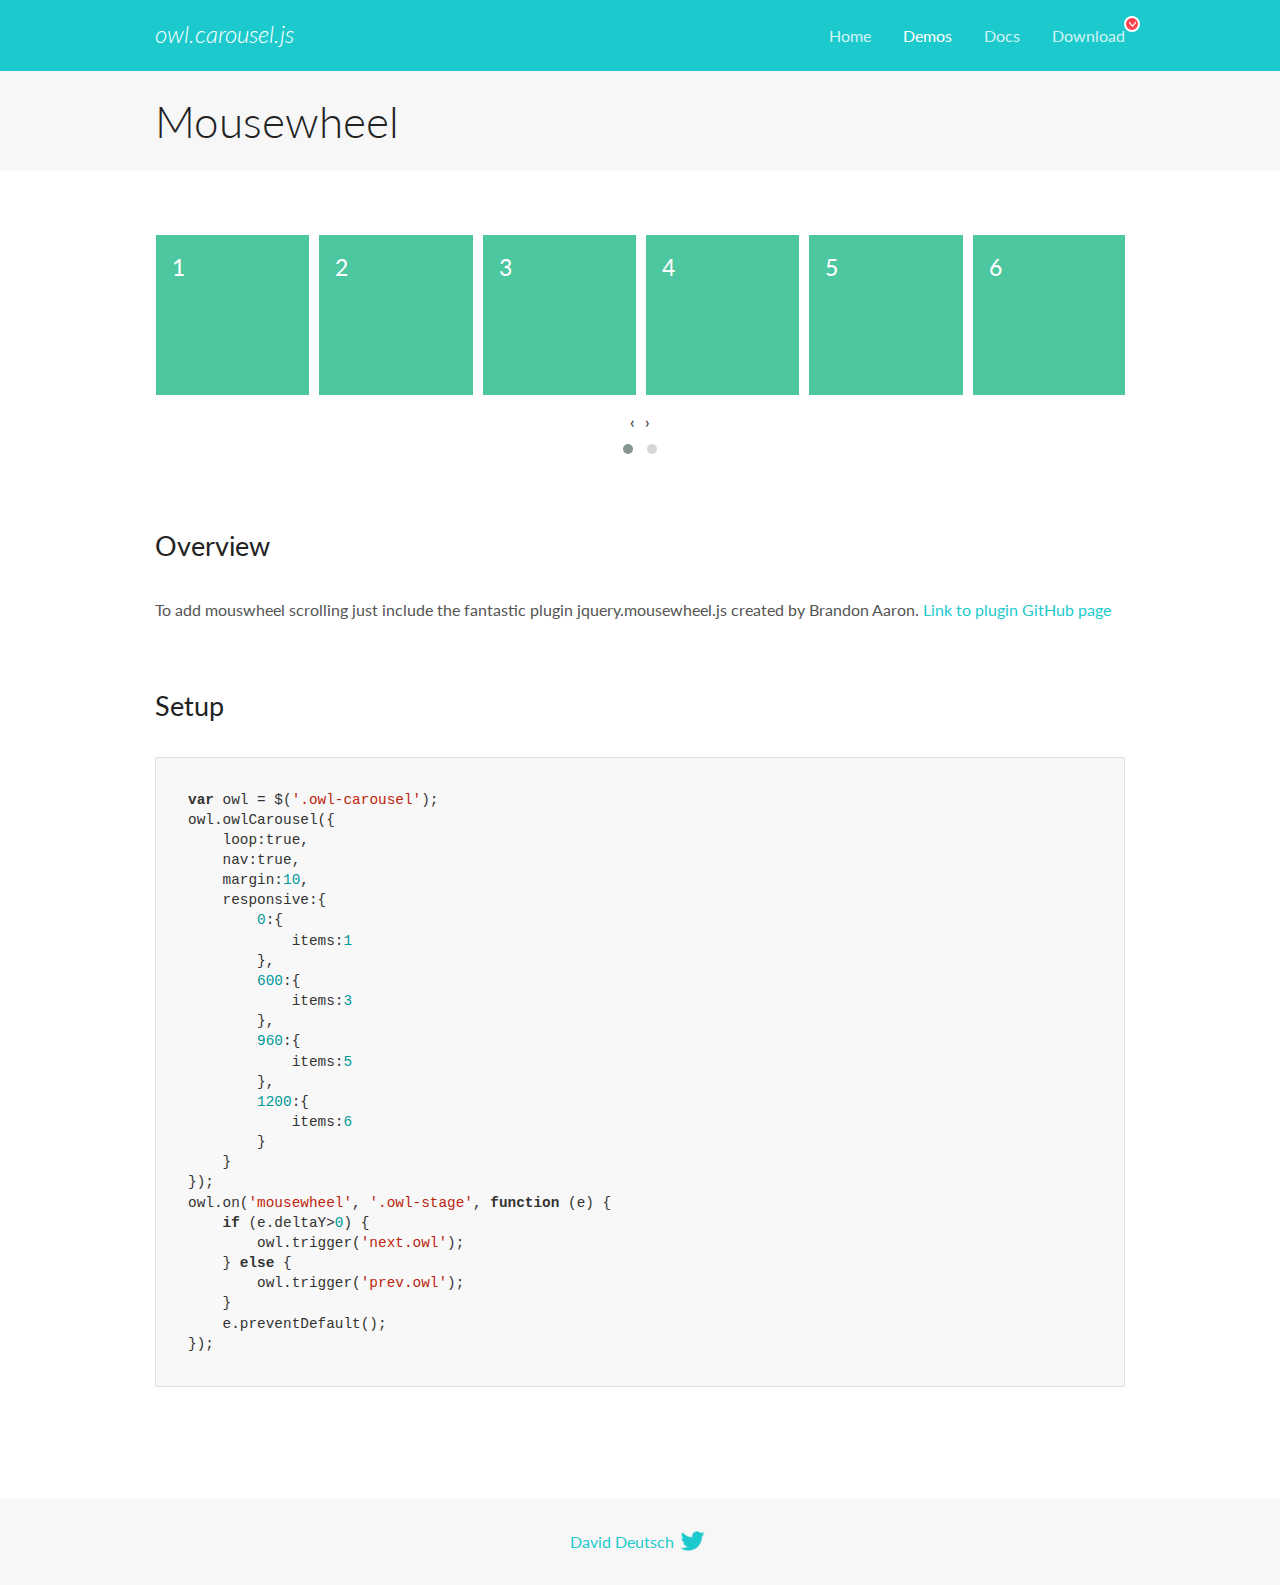
<file: owl/OwlCarousel2-2.3.4/docs/demos/mousewheel.html>
<!DOCTYPE html>
<html lang="en">
  <head>

    <!-- head -->
    <meta charset="utf-8">
    <meta name="msapplication-tap-highlight" content="no" />
    <meta name="viewport" content="width=device-width, initial-scale=1.0" />
    <meta name="description" content="Mousewheel usage demo">
    <meta name="author" content="David Deutsch">
    <title>
      Mousewheel Demo | Owl Carousel | 2.3.4
    </title>

    <!-- Stylesheets -->
    <link href='https://fonts.googleapis.com/css?family=Lato:300,400,700,400italic,300italic' rel='stylesheet' type='text/css'>
    <link rel="stylesheet" href="../assets/css/docs.theme.min.css">

    <!-- Owl Stylesheets -->
    <link rel="stylesheet" href="../assets/owlcarousel/assets/owl.carousel.min.css">
    <link rel="stylesheet" href="../assets/owlcarousel/assets/owl.theme.default.min.css">

    <!-- HTML5 shim and Respond.js IE8 support of HTML5 elements and media queries -->

    <!--[if lt IE 9]>
      <script src="https://oss.maxcdn.com/libs/html5shiv/3.7.0/html5shiv.js"></script>
      <script src="https://oss.maxcdn.com/libs/respond.js/1.3.0/respond.min.js"></script>
    <![endif]-->

    <!-- Favicons -->
    <link rel="apple-touch-icon-precomposed" sizes="144x144" href="../assets/ico/apple-touch-icon-144-precomposed.png">
    <link rel="shortcut icon" href="../assets/ico/favicon.png">
    <link rel="shortcut icon" href="favicon.ico">

    <!-- Yeah i know js should not be in header. Its required for demos.-->

    <!-- javascript -->
    <script src="../assets/vendors/jquery.min.js"></script>
    <script src="../assets/owlcarousel/owl.carousel.js"></script>
  </head>
  <body>

    <!-- header -->
    <header class="header">
      <div class="row">
        <div class="large-12 columns">
          <div class="brand left">
            <h3>
              <a href="/OwlCarousel2/">owl.carousel.js</a> 
            </h3>
          </div>
          <a id="toggle-nav" class="right">
            <span></span> <span></span> <span></span> 
          </a> 
          <div class="nav-bar">
            <ul class="clearfix">
              <li> <a href="/OwlCarousel2/index.html">Home</a>  </li>
              <li class="active">
                <a href="/OwlCarousel2/demos/demos.html">Demos</a> 
              </li>
              <li> <a href="/OwlCarousel2/docs/started-welcome.html">Docs</a>  </li>
              <li>
                <a href="https://github.com/OwlCarousel2/OwlCarousel2/archive/2.3.4.zip">Download</a> 
                <span class="download"></span> 
              </li>
            </ul>
          </div>
        </div>
      </div>
    </header>

    <!-- title -->
    <section class="title">
      <div class="row">
        <div class="large-12 columns">
          <h1>Mousewheel</h1>
        </div>
      </div>
    </section>

    <!--  Demos -->
    <section id="demos">
      <div class="row">
        <div class="large-12 columns">
          <div class="owl-carousel owl-theme">
            <div class="item">
              <h4>1</h4>
            </div>
            <div class="item">
              <h4>2</h4>
            </div>
            <div class="item">
              <h4>3</h4>
            </div>
            <div class="item">
              <h4>4</h4>
            </div>
            <div class="item">
              <h4>5</h4>
            </div>
            <div class="item">
              <h4>6</h4>
            </div>
            <div class="item">
              <h4>7</h4>
            </div>
            <div class="item">
              <h4>8</h4>
            </div>
            <div class="item">
              <h4>9</h4>
            </div>
            <div class="item">
              <h4>10</h4>
            </div>
            <div class="item">
              <h4>11</h4>
            </div>
            <div class="item">
              <h4>12</h4>
            </div>
          </div>
          <h3 id="overview">Overview</h3>
          <p>To add mouswheel scrolling just include the fantastic plugin jquery.mousewheel.js created by Brandon Aaron.
            <a href="https://github.com/brandonaaron/jquery-mousewheel">Link to plugin GitHub page</a> 
          </p>
          <h3 id="setup">Setup</h3>
          <pre><code>var owl = $(&#39;.owl-carousel&#39;);
owl.owlCarousel({
    loop:true,
    nav:true,
    margin:10,
    responsive:{
        0:{
            items:1
        },
        600:{
            items:3
        },            
        960:{
            items:5
        },
        1200:{
            items:6
        }
    }
});
owl.on(&#39;mousewheel&#39;, &#39;.owl-stage&#39;, function (e) {
    if (e.deltaY&gt;0) {
        owl.trigger(&#39;next.owl&#39;);
    } else {
        owl.trigger(&#39;prev.owl&#39;);
    }
    e.preventDefault();
});</code></pre>
          <script src="../assets/vendors/jquery.mousewheel.min.js"></script>
          <script>
            $(document).ready(function() {
              var owl = $('.owl-carousel');
              owl.owlCarousel({
                loop: true,
                nav: true,
                margin: 10,
                responsive: {
                  0: {
                    items: 1
                  },
                  600: {
                    items: 3
                  },
                  960: {
                    items: 5
                  },
                  1200: {
                    items: 6
                  }
                }
              });
              owl.on('mousewheel', '.owl-stage', function(e) {
                if (e.deltaY > 0) {
                  owl.trigger('next.owl');
                } else {
                  owl.trigger('prev.owl');
                }
                e.preventDefault();
              });
            })
          </script>
        </div>
      </div>
    </section>

    <!-- footer -->
    <footer class="footer">
      <div class="row">
        <div class="large-12 columns">
          <h5>
            <a href="/OwlCarousel2/docs/support-contact.html">David Deutsch</a> 
            <a id="custom-tweet-button" href="https://twitter.com/share?url=https://github.com/OwlCarousel2/OwlCarousel2&text=Owl Carousel - This is so awesome! " target="_blank"></a> 
          </h5>
        </div>
      </div>
    </footer>

    <!-- vendors -->
    <script src="../assets/vendors/highlight.js"></script>
    <script src="../assets/js/app.js"></script>
  </body>
</html>
</file>
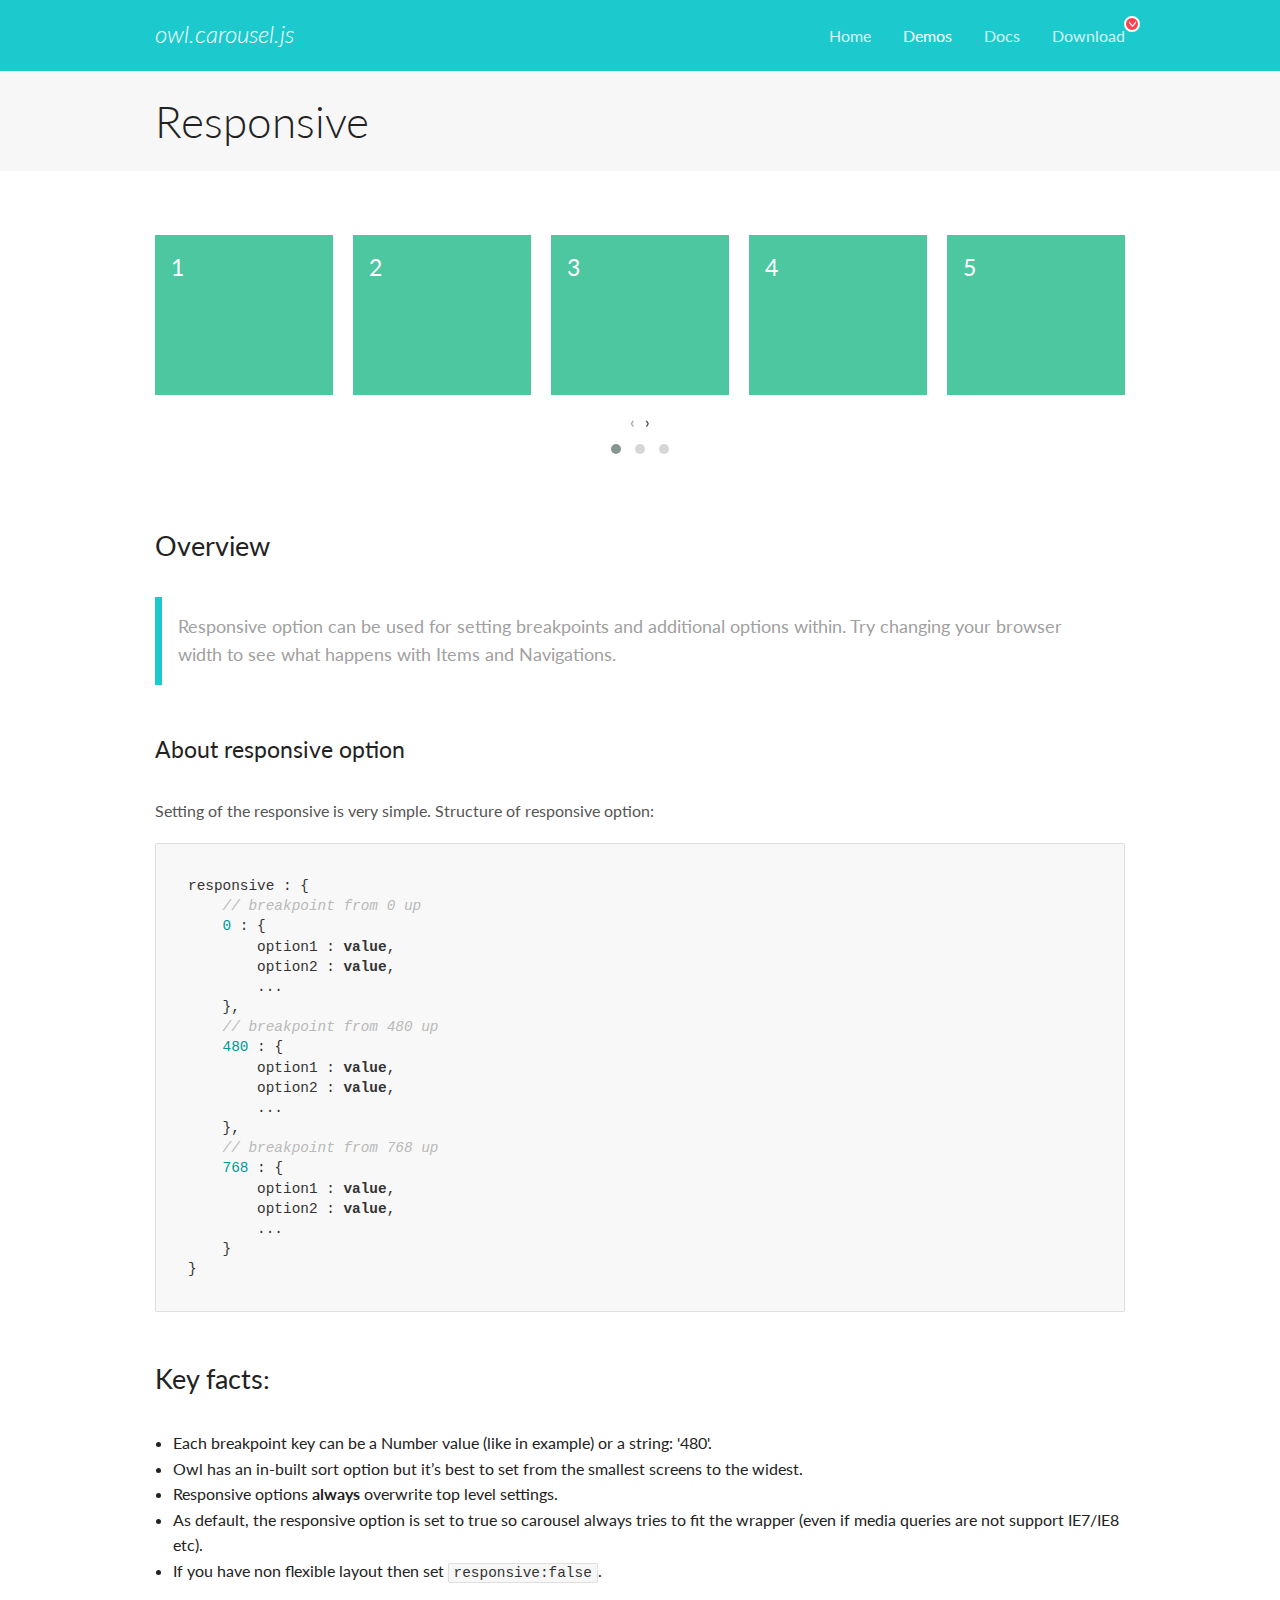
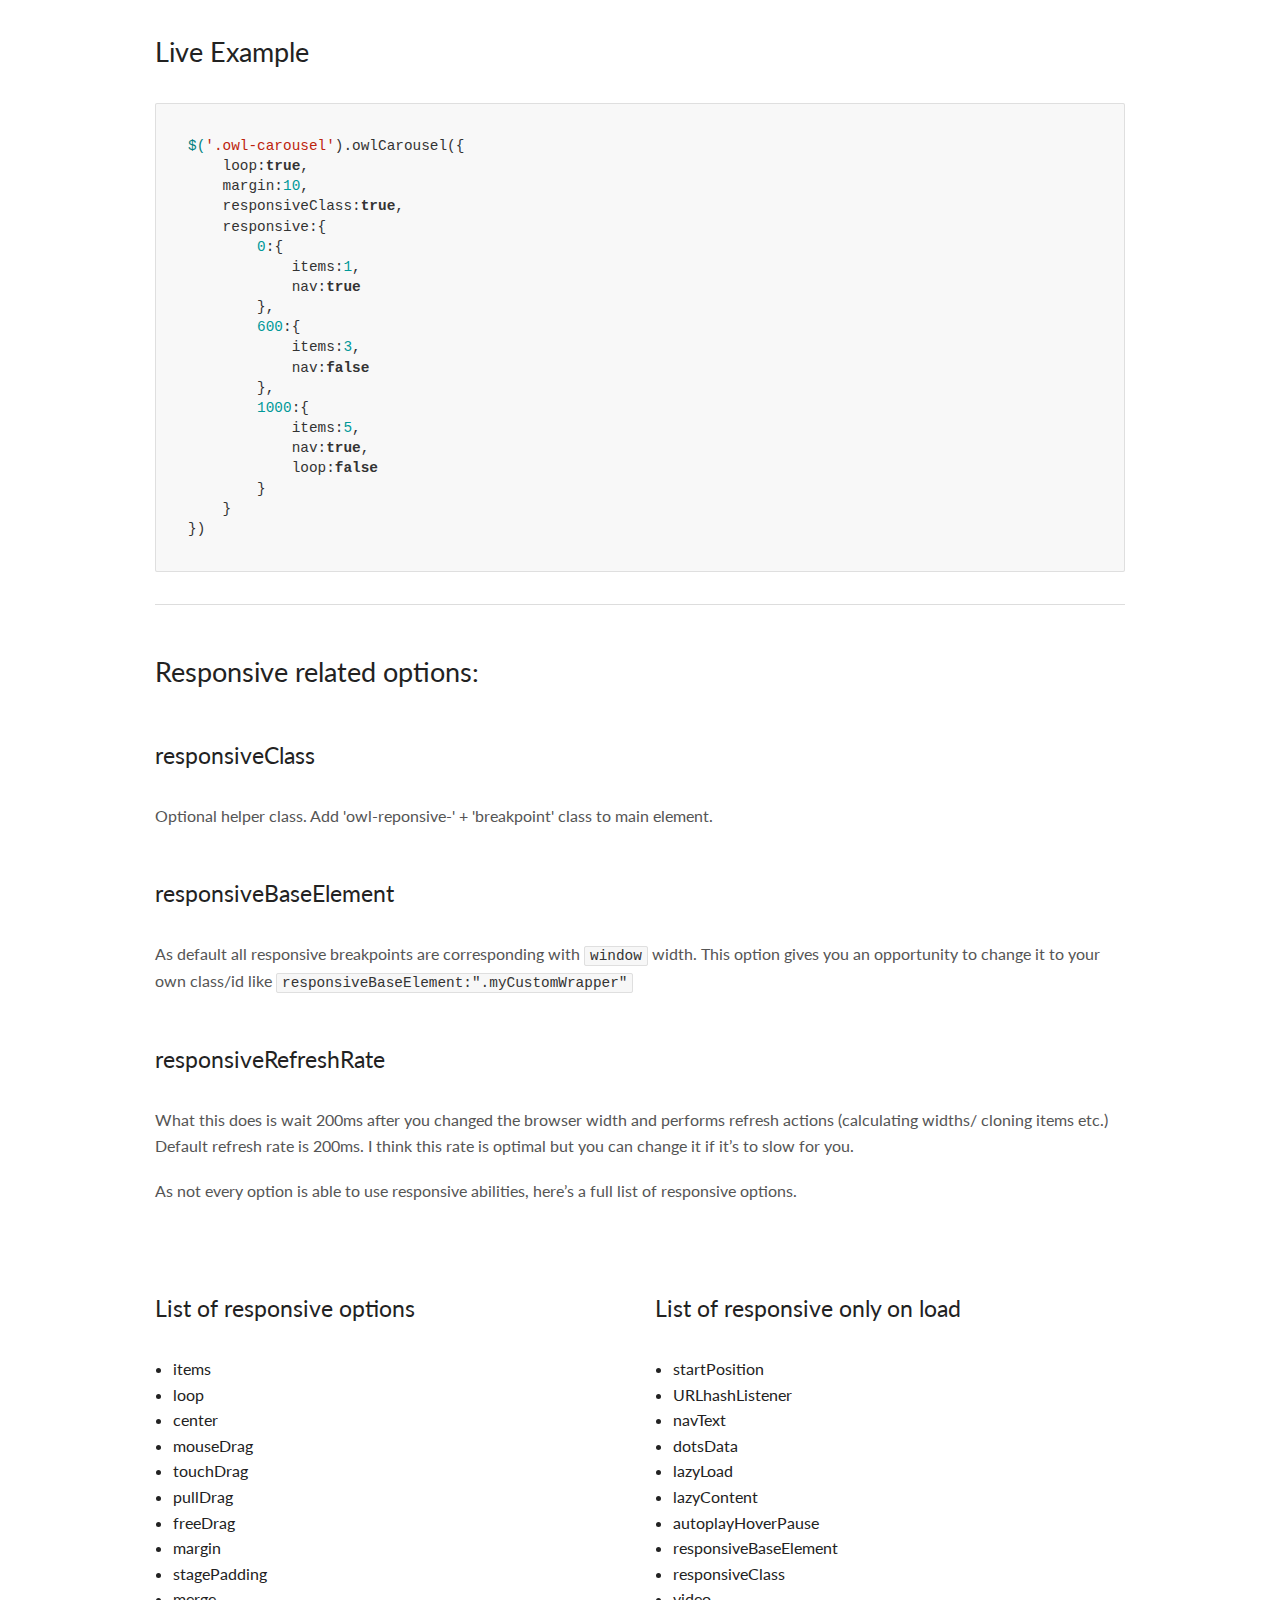
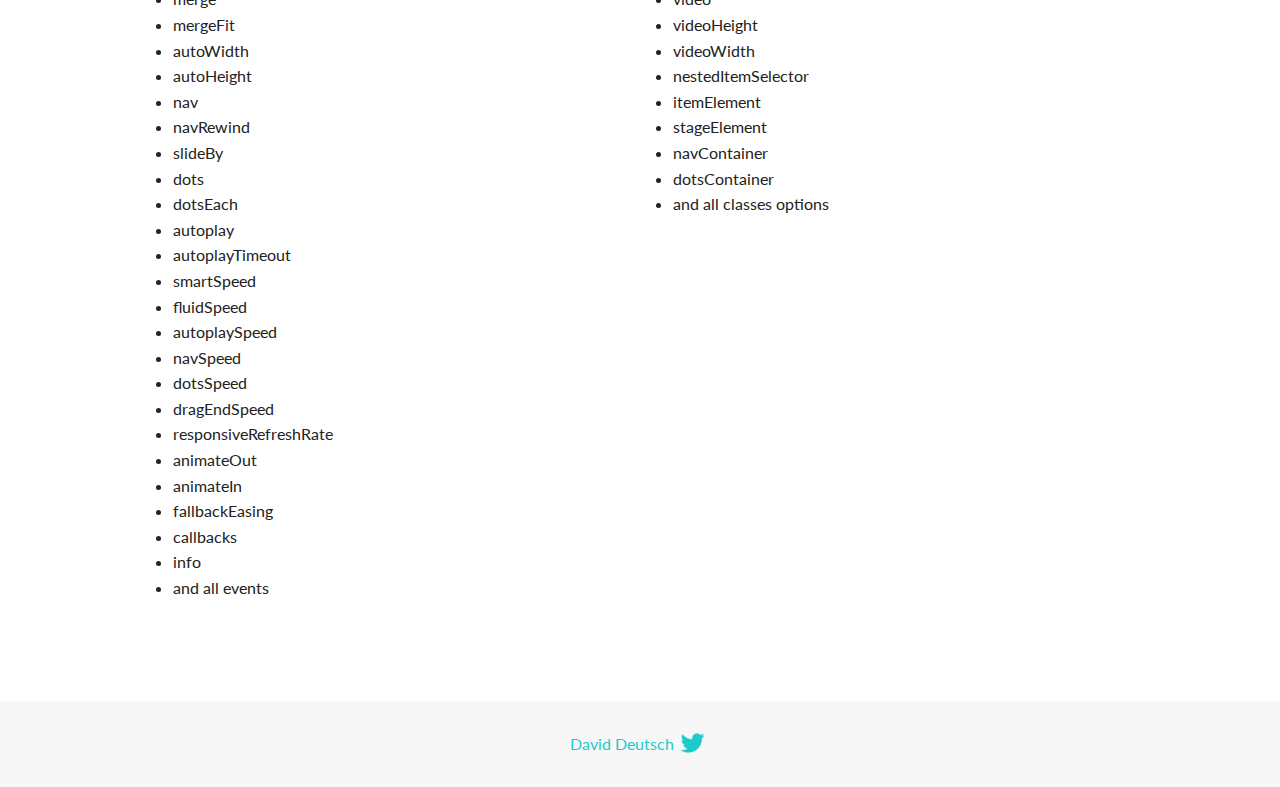
<file: owl/OwlCarousel2-2.3.4/docs/demos/responsive.html>
<!DOCTYPE html>
<html lang="en">
  <head>

    <!-- head -->
    <meta charset="utf-8">
    <meta name="msapplication-tap-highlight" content="no" />
    <meta name="viewport" content="width=device-width, initial-scale=1.0" />
    <meta name="description" content="How to use responsive options">
    <meta name="author" content="David Deutsch">
    <title>
      Responsive Demo | Owl Carousel | 2.3.4
    </title>

    <!-- Stylesheets -->
    <link href='https://fonts.googleapis.com/css?family=Lato:300,400,700,400italic,300italic' rel='stylesheet' type='text/css'>
    <link rel="stylesheet" href="../assets/css/docs.theme.min.css">

    <!-- Owl Stylesheets -->
    <link rel="stylesheet" href="../assets/owlcarousel/assets/owl.carousel.min.css">
    <link rel="stylesheet" href="../assets/owlcarousel/assets/owl.theme.default.min.css">

    <!-- HTML5 shim and Respond.js IE8 support of HTML5 elements and media queries -->

    <!--[if lt IE 9]>
      <script src="https://oss.maxcdn.com/libs/html5shiv/3.7.0/html5shiv.js"></script>
      <script src="https://oss.maxcdn.com/libs/respond.js/1.3.0/respond.min.js"></script>
    <![endif]-->

    <!-- Favicons -->
    <link rel="apple-touch-icon-precomposed" sizes="144x144" href="../assets/ico/apple-touch-icon-144-precomposed.png">
    <link rel="shortcut icon" href="../assets/ico/favicon.png">
    <link rel="shortcut icon" href="favicon.ico">

    <!-- Yeah i know js should not be in header. Its required for demos.-->

    <!-- javascript -->
    <script src="../assets/vendors/jquery.min.js"></script>
    <script src="../assets/owlcarousel/owl.carousel.js"></script>
  </head>
  <body>

    <!-- header -->
    <header class="header">
      <div class="row">
        <div class="large-12 columns">
          <div class="brand left">
            <h3>
              <a href="/OwlCarousel2/">owl.carousel.js</a> 
            </h3>
          </div>
          <a id="toggle-nav" class="right">
            <span></span> <span></span> <span></span> 
          </a> 
          <div class="nav-bar">
            <ul class="clearfix">
              <li> <a href="/OwlCarousel2/index.html">Home</a>  </li>
              <li class="active">
                <a href="/OwlCarousel2/demos/demos.html">Demos</a> 
              </li>
              <li> <a href="/OwlCarousel2/docs/started-welcome.html">Docs</a>  </li>
              <li>
                <a href="https://github.com/OwlCarousel2/OwlCarousel2/archive/2.3.4.zip">Download</a> 
                <span class="download"></span> 
              </li>
            </ul>
          </div>
        </div>
      </div>
    </header>

    <!-- title -->
    <section class="title">
      <div class="row">
        <div class="large-12 columns">
          <h1>Responsive</h1>
        </div>
      </div>
    </section>

    <!--  Demos -->
    <section id="demos">
      <div class="row">
        <div class="large-12 columns">
          <div class="owl-carousel owl-theme">
            <div class="item">
              <h4>1</h4>
            </div>
            <div class="item">
              <h4>2</h4>
            </div>
            <div class="item">
              <h4>3</h4>
            </div>
            <div class="item">
              <h4>4</h4>
            </div>
            <div class="item">
              <h4>5</h4>
            </div>
            <div class="item">
              <h4>6</h4>
            </div>
            <div class="item">
              <h4>7</h4>
            </div>
            <div class="item">
              <h4>8</h4>
            </div>
            <div class="item">
              <h4>9</h4>
            </div>
            <div class="item">
              <h4>10</h4>
            </div>
            <div class="item">
              <h4>11</h4>
            </div>
            <div class="item">
              <h4>12</h4>
            </div>
          </div>
          <h3 id="overview">Overview</h3>
          <blockquote>
            <p>Responsive option can be used for setting breakpoints and additional options within. Try changing your browser width to see what happens with Items and Navigations.</p>
          </blockquote>
          <h4 id="about-responsive-option">About responsive option</h4>
          <p>Setting of the responsive is very simple. Structure of responsive option:</p>
          <pre><code>responsive : {
    // breakpoint from 0 up
    0 : {
        option1 : value,
        option2 : value,
        ...
    },
    // breakpoint from 480 up
    480 : {
        option1 : value,
        option2 : value,
        ...
    },
    // breakpoint from 768 up
    768 : {
        option1 : value,
        option2 : value,
        ...
    }
}</code></pre>
          <h3 id="key-facts-">Key facts:</h3>
          <ul>
            <li>Each breakpoint key can be a Number value (like in example) or a string: &#39;480&#39;.</li>
            <li>Owl has an in-built sort option but it’s best to set from the smallest screens to the widest.</li>
            <li>Responsive options <strong>always</strong>  overwrite top level settings.</li>
            <li>As default, the responsive option is set to true so carousel always tries to fit the wrapper (even if media queries are not support IE7/IE8 etc).</li>
            <li>If you have non flexible layout then set <code>responsive:false</code>.</li>
          </ul>
          <h3 id="live-example">Live Example</h3>
          <pre><code>$(&#39;.owl-carousel&#39;).owlCarousel({
    loop:true,
    margin:10,
    responsiveClass:true,
    responsive:{
        0:{
            items:1,
            nav:true
        },
        600:{
            items:3,
            nav:false
        },
        1000:{
            items:5,
            nav:true,
            loop:false
        }
    }
})</code></pre>
          <hr>
          <h3 id="responsive-related-options-">Responsive related options:</h3>
          <h4 id="responsiveclass">responsiveClass</h4>
          <p>Optional helper class. Add &#39;owl-reponsive-&#39; + &#39;breakpoint&#39; class to main element.</p>
          <h4 id="responsivebaseelement">responsiveBaseElement</h4>
          <p>As default all responsive breakpoints are corresponding with <code>window</code> width. This option gives you an opportunity to change it to your own class/id like <code>responsiveBaseElement:&quot;.myCustomWrapper&quot;</code></p>
          <h4 id="responsiverefreshrate">responsiveRefreshRate</h4>
          <p>What this does is wait 200ms after you changed the browser width and performs refresh actions (calculating widths/ cloning items etc.) Default refresh rate is 200ms. I think this rate is optimal but you can change it if it’s to slow for you.</p>
          <p>As not every option is able to use responsive abilities, here’s a full list of responsive options.</p>
          <p>
            <div class="row">
          </p>
          <div class="large-6 columns">
            <h4 id="list-of-responsive-options">List of responsive options</h4>
            <ul>
              <li>items</li>
              <li>loop</li>
              <li>center</li>
              <li>mouseDrag</li>
              <li>touchDrag</li>
              <li>pullDrag</li>
              <li>freeDrag</li>
              <li>margin</li>
              <li>stagePadding</li>
              <li>merge</li>
              <li>mergeFit</li>
              <li>autoWidth</li>
              <li>autoHeight</li>
              <li>nav</li>
              <li>navRewind</li>
              <li>slideBy</li>
              <li>dots</li>
              <li>dotsEach</li>
              <li>autoplay</li>
              <li>autoplayTimeout</li>
              <li>smartSpeed</li>
              <li>fluidSpeed</li>
              <li>autoplaySpeed</li>
              <li>navSpeed</li>
              <li>dotsSpeed</li>
              <li>dragEndSpeed</li>
              <li>responsiveRefreshRate</li>
              <li>animateOut</li>
              <li>animateIn</li>
              <li>fallbackEasing</li>
              <li>callbacks</li>
              <li>info</li>
              <li>and all events</li>
            </ul>
          </div>
          <div class="large-6 columns">
            <h4 id="list-of-responsive-only-on-load">List of responsive only on load</h4>
            <ul>
              <li>startPosition</li>
              <li>URLhashListener</li>
              <li>navText</li>
              <li>dotsData</li>
              <li>lazyLoad</li>
              <li>lazyContent</li>
              <li>autoplayHoverPause</li>
              <li>responsiveBaseElement</li>
              <li>responsiveClass</li>
              <li>video</li>
              <li>videoHeight</li>
              <li>videoWidth</li>
              <li>nestedItemSelector</li>
              <li>itemElement</li>
              <li>stageElement</li>
              <li>navContainer</li>
              <li>dotsContainer</li>
              <li>and all classes options</li>
            </ul>
          </div>
          </div>
          <script>
            $(document).ready(function() {
              $('.owl-carousel').owlCarousel({
                loop: true,
                margin: 10,
                responsiveClass: true,
                responsive: {
                  0: {
                    items: 1,
                    nav: true
                  },
                  600: {
                    items: 3,
                    nav: false
                  },
                  1000: {
                    items: 5,
                    nav: true,
                    loop: false,
                    margin: 20
                  }
                }
              })
            })
          </script>
        </div>
      </div>
    </section>

    <!-- footer -->
    <footer class="footer">
      <div class="row">
        <div class="large-12 columns">
          <h5>
            <a href="/OwlCarousel2/docs/support-contact.html">David Deutsch</a> 
            <a id="custom-tweet-button" href="https://twitter.com/share?url=https://github.com/OwlCarousel2/OwlCarousel2&text=Owl Carousel - This is so awesome! " target="_blank"></a> 
          </h5>
        </div>
      </div>
    </footer>

    <!-- vendors -->
    <script src="../assets/vendors/highlight.js"></script>
    <script src="../assets/js/app.js"></script>
  </body>
</html>
</file>
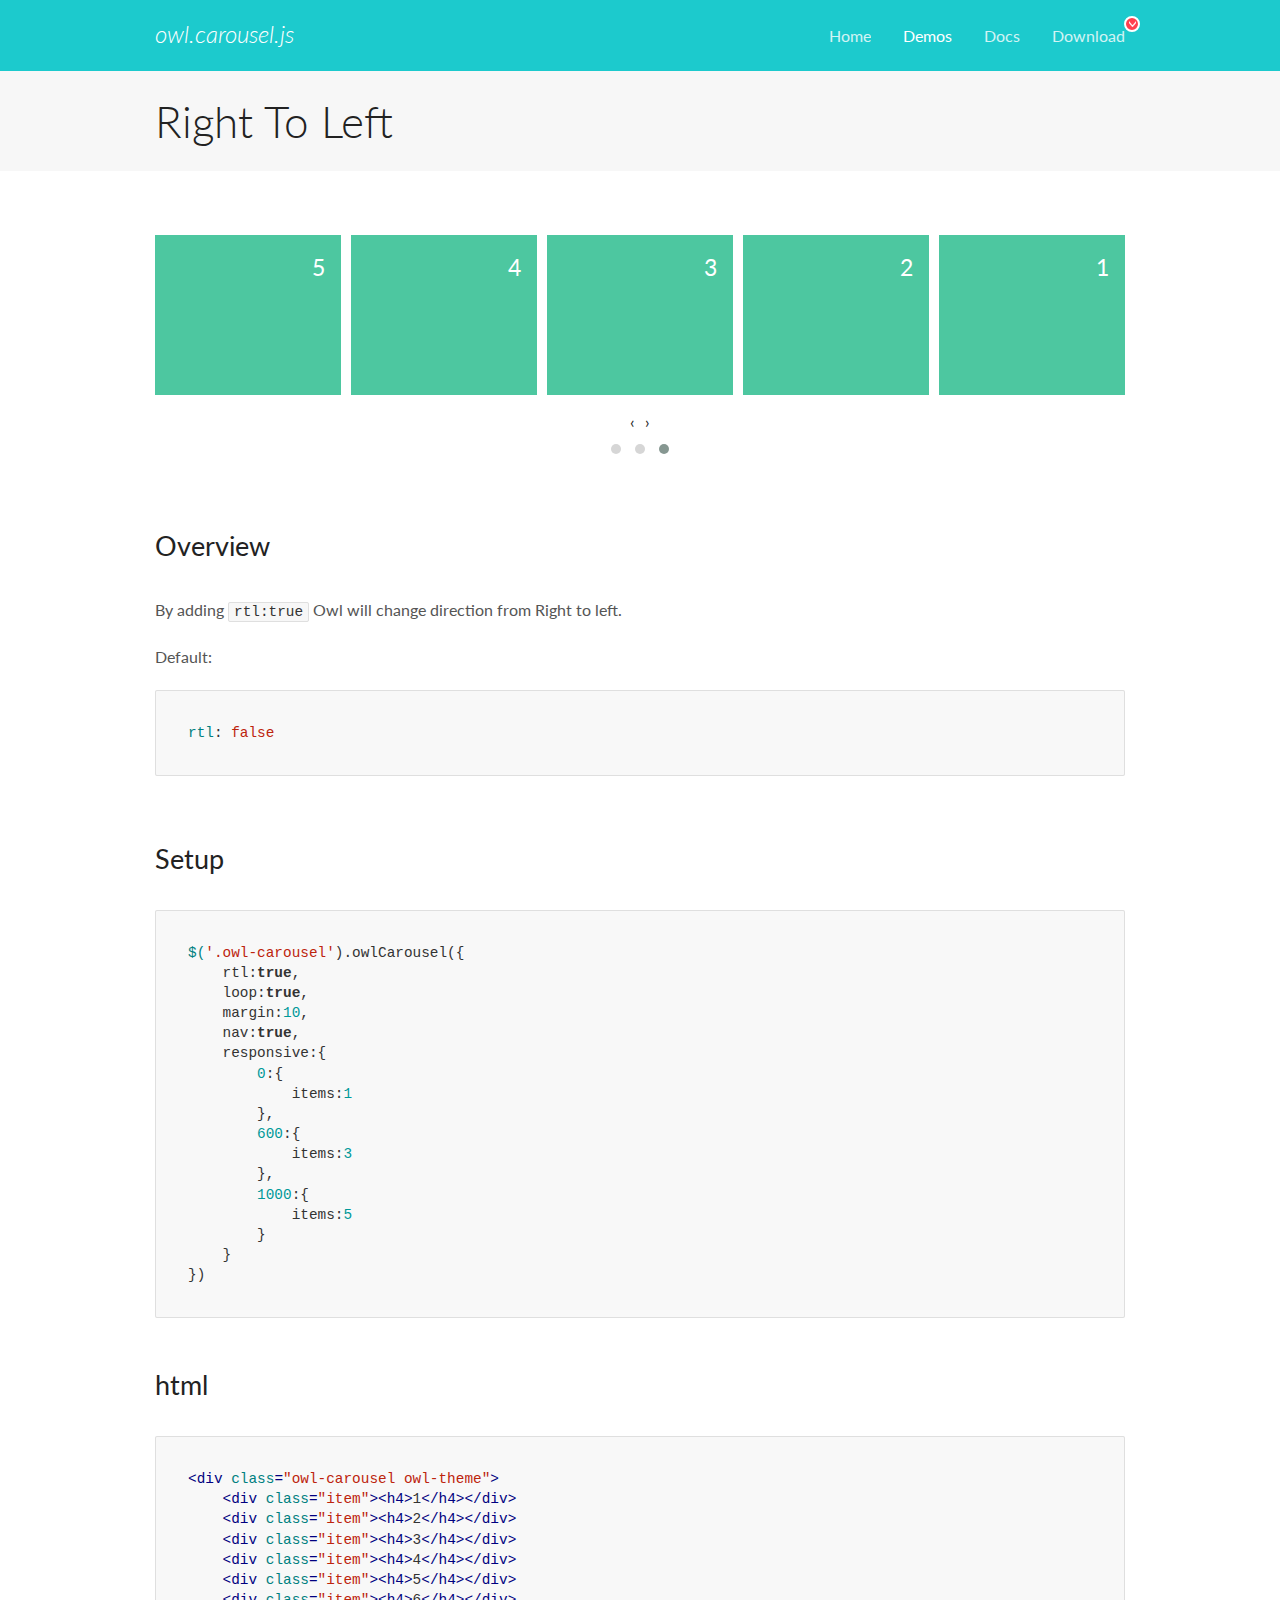
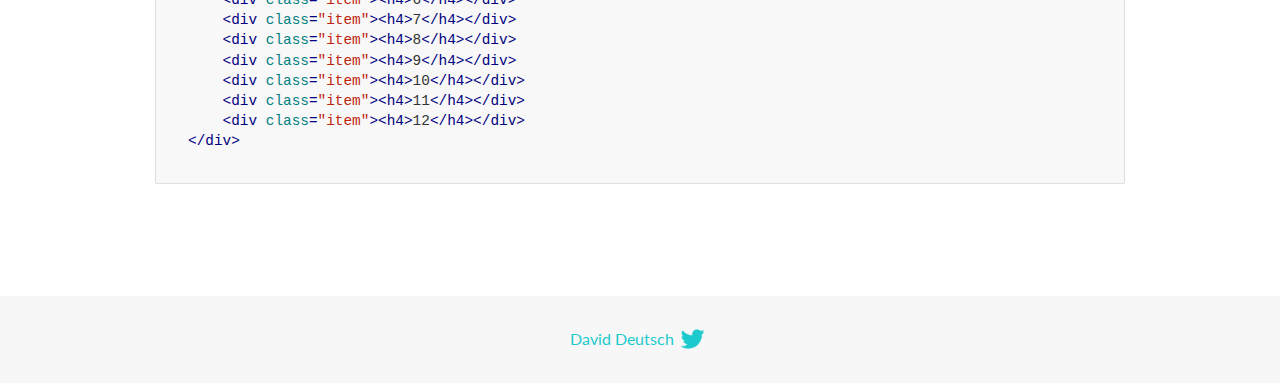
<file: owl/OwlCarousel2-2.3.4/docs/demos/rtl.html>
<!DOCTYPE html>
<html lang="en">
  <head>

    <!-- head -->
    <meta charset="utf-8">
    <meta name="msapplication-tap-highlight" content="no" />
    <meta name="viewport" content="width=device-width, initial-scale=1.0" />
    <meta name="description" content="RTL usage demo">
    <meta name="author" content="David Deutsch">
    <title>
      RTL Demo | Owl Carousel | 2.3.4
    </title>

    <!-- Stylesheets -->
    <link href='https://fonts.googleapis.com/css?family=Lato:300,400,700,400italic,300italic' rel='stylesheet' type='text/css'>
    <link rel="stylesheet" href="../assets/css/docs.theme.min.css">

    <!-- Owl Stylesheets -->
    <link rel="stylesheet" href="../assets/owlcarousel/assets/owl.carousel.min.css">
    <link rel="stylesheet" href="../assets/owlcarousel/assets/owl.theme.default.min.css">

    <!-- HTML5 shim and Respond.js IE8 support of HTML5 elements and media queries -->

    <!--[if lt IE 9]>
      <script src="https://oss.maxcdn.com/libs/html5shiv/3.7.0/html5shiv.js"></script>
      <script src="https://oss.maxcdn.com/libs/respond.js/1.3.0/respond.min.js"></script>
    <![endif]-->

    <!-- Favicons -->
    <link rel="apple-touch-icon-precomposed" sizes="144x144" href="../assets/ico/apple-touch-icon-144-precomposed.png">
    <link rel="shortcut icon" href="../assets/ico/favicon.png">
    <link rel="shortcut icon" href="favicon.ico">

    <!-- Yeah i know js should not be in header. Its required for demos.-->

    <!-- javascript -->
    <script src="../assets/vendors/jquery.min.js"></script>
    <script src="../assets/owlcarousel/owl.carousel.js"></script>
  </head>
  <body>

    <!-- header -->
    <header class="header">
      <div class="row">
        <div class="large-12 columns">
          <div class="brand left">
            <h3>
              <a href="/OwlCarousel2/">owl.carousel.js</a> 
            </h3>
          </div>
          <a id="toggle-nav" class="right">
            <span></span> <span></span> <span></span> 
          </a> 
          <div class="nav-bar">
            <ul class="clearfix">
              <li> <a href="/OwlCarousel2/index.html">Home</a>  </li>
              <li class="active">
                <a href="/OwlCarousel2/demos/demos.html">Demos</a> 
              </li>
              <li> <a href="/OwlCarousel2/docs/started-welcome.html">Docs</a>  </li>
              <li>
                <a href="https://github.com/OwlCarousel2/OwlCarousel2/archive/2.3.4.zip">Download</a> 
                <span class="download"></span> 
              </li>
            </ul>
          </div>
        </div>
      </div>
    </header>

    <!-- title -->
    <section class="title">
      <div class="row">
        <div class="large-12 columns">
          <h1>Right To Left</h1>
        </div>
      </div>
    </section>

    <!--  Demos -->
    <section id="demos">
      <div class="row">
        <div class="large-12 columns">
          <div class="owl-carousel owl-theme">
            <div class="item">
              <h4>1</h4>
            </div>
            <div class="item">
              <h4>2</h4>
            </div>
            <div class="item">
              <h4>3</h4>
            </div>
            <div class="item">
              <h4>4</h4>
            </div>
            <div class="item">
              <h4>5</h4>
            </div>
            <div class="item">
              <h4>6</h4>
            </div>
            <div class="item">
              <h4>7</h4>
            </div>
            <div class="item">
              <h4>8</h4>
            </div>
            <div class="item">
              <h4>9</h4>
            </div>
            <div class="item">
              <h4>10</h4>
            </div>
            <div class="item">
              <h4>11</h4>
            </div>
            <div class="item">
              <h4>12</h4>
            </div>
          </div>
          <h3 id="overview">Overview</h3>
          <p>By adding <code>rtl:true</code> Owl will change direction from Right to left.</p>
          <p>Default:</p>
          <pre><code>rtl: false</code></pre>
          <h3 id="setup">Setup</h3>
          <pre><code>$(&#39;.owl-carousel&#39;).owlCarousel({
    rtl:true,
    loop:true,
    margin:10,
    nav:true,
    responsive:{
        0:{
            items:1
        },
        600:{
            items:3
        },
        1000:{
            items:5
        }
    }
})</code></pre>
          <h3 id="html">html</h3>
          <pre><code>&lt;div class=&quot;owl-carousel owl-theme&quot;&gt;
    &lt;div class=&quot;item&quot;&gt;&lt;h4&gt;1&lt;/h4&gt;&lt;/div&gt;
    &lt;div class=&quot;item&quot;&gt;&lt;h4&gt;2&lt;/h4&gt;&lt;/div&gt;
    &lt;div class=&quot;item&quot;&gt;&lt;h4&gt;3&lt;/h4&gt;&lt;/div&gt;
    &lt;div class=&quot;item&quot;&gt;&lt;h4&gt;4&lt;/h4&gt;&lt;/div&gt;
    &lt;div class=&quot;item&quot;&gt;&lt;h4&gt;5&lt;/h4&gt;&lt;/div&gt;
    &lt;div class=&quot;item&quot;&gt;&lt;h4&gt;6&lt;/h4&gt;&lt;/div&gt;
    &lt;div class=&quot;item&quot;&gt;&lt;h4&gt;7&lt;/h4&gt;&lt;/div&gt;
    &lt;div class=&quot;item&quot;&gt;&lt;h4&gt;8&lt;/h4&gt;&lt;/div&gt;
    &lt;div class=&quot;item&quot;&gt;&lt;h4&gt;9&lt;/h4&gt;&lt;/div&gt;
    &lt;div class=&quot;item&quot;&gt;&lt;h4&gt;10&lt;/h4&gt;&lt;/div&gt;
    &lt;div class=&quot;item&quot;&gt;&lt;h4&gt;11&lt;/h4&gt;&lt;/div&gt;
    &lt;div class=&quot;item&quot;&gt;&lt;h4&gt;12&lt;/h4&gt;&lt;/div&gt;
&lt;/div&gt;</code></pre>
          <script>
            $(document).ready(function() {
              var owl = $('.owl-carousel');
              owl.owlCarousel({
                rtl: true,
                margin: 10,
                nav: true,
                loop: true,
                responsive: {
                  0: {
                    items: 1
                  },
                  600: {
                    items: 3
                  },
                  1000: {
                    items: 5
                  }
                }
              })
            })
          </script>
        </div>
      </div>
    </section>

    <!-- footer -->
    <footer class="footer">
      <div class="row">
        <div class="large-12 columns">
          <h5>
            <a href="/OwlCarousel2/docs/support-contact.html">David Deutsch</a> 
            <a id="custom-tweet-button" href="https://twitter.com/share?url=https://github.com/OwlCarousel2/OwlCarousel2&text=Owl Carousel - This is so awesome! " target="_blank"></a> 
          </h5>
        </div>
      </div>
    </footer>

    <!-- vendors -->
    <script src="../assets/vendors/highlight.js"></script>
    <script src="../assets/js/app.js"></script>
  </body>
</html>
</file>
